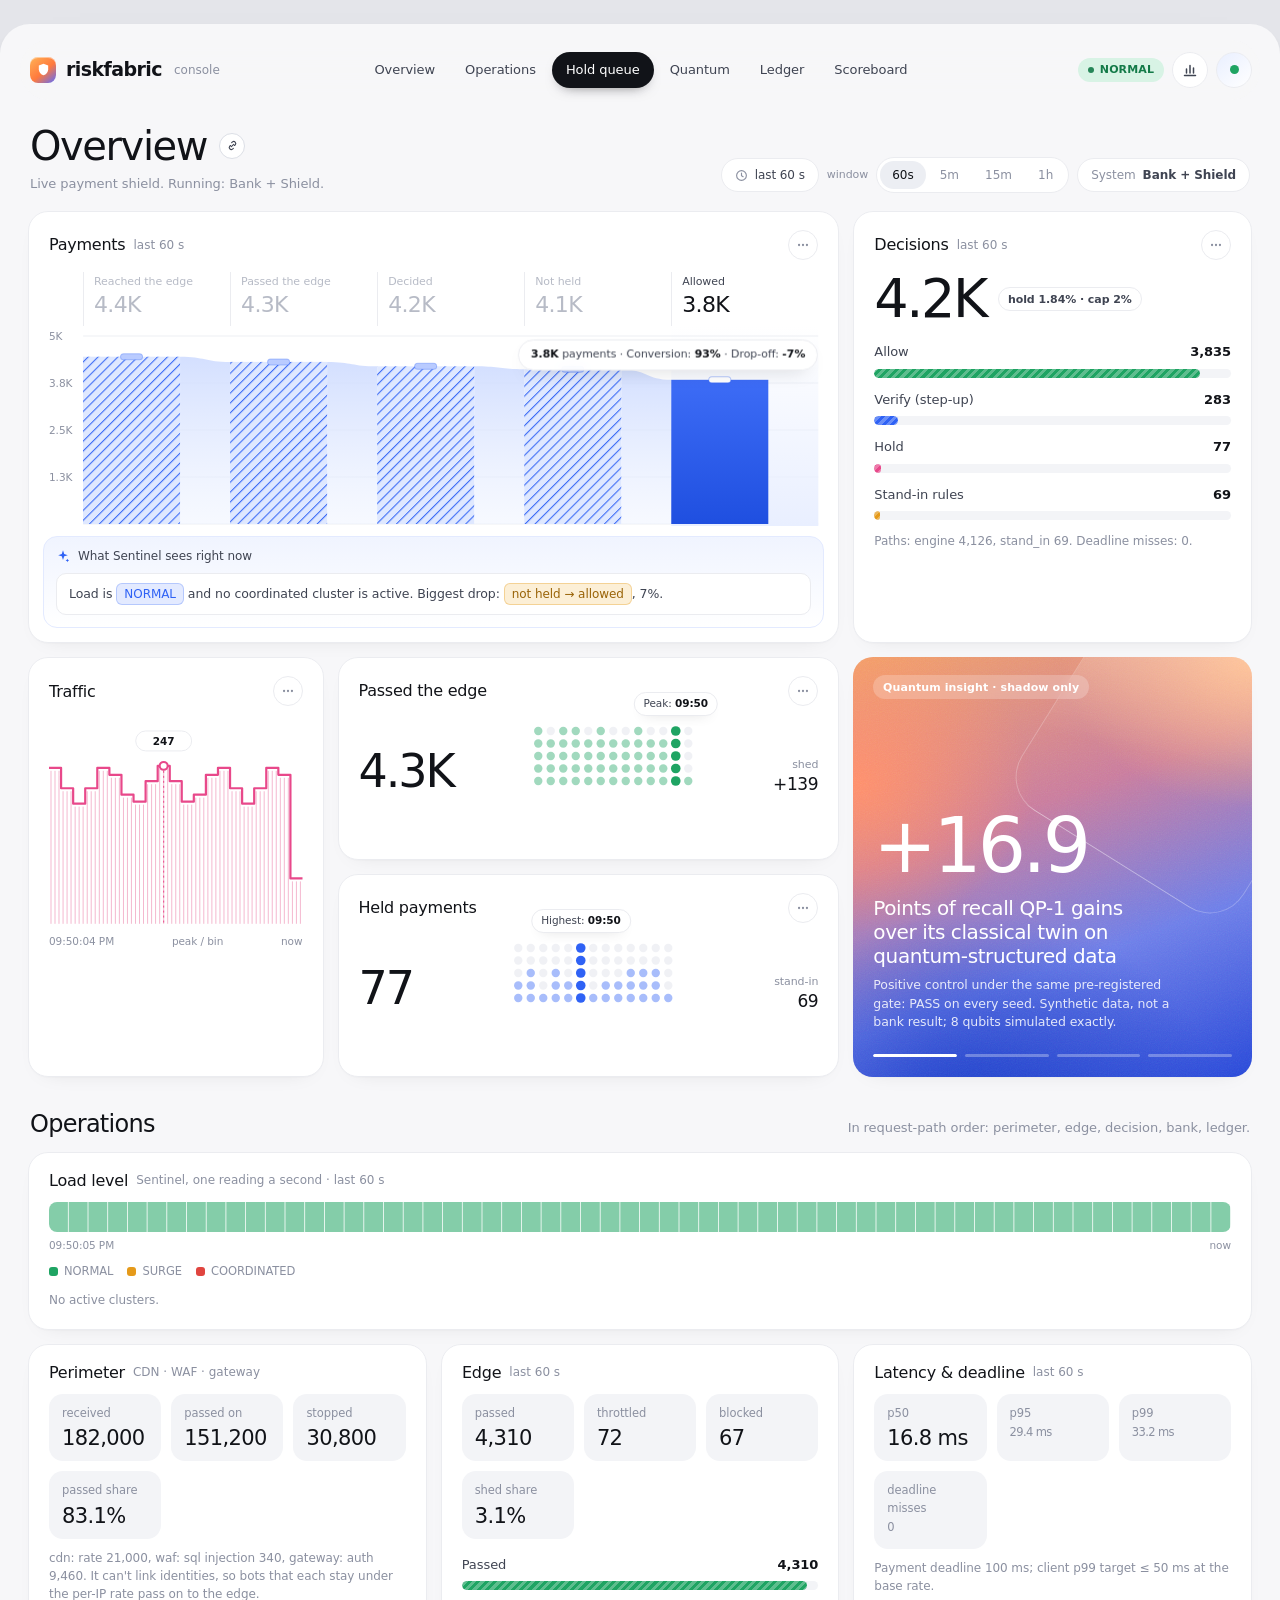
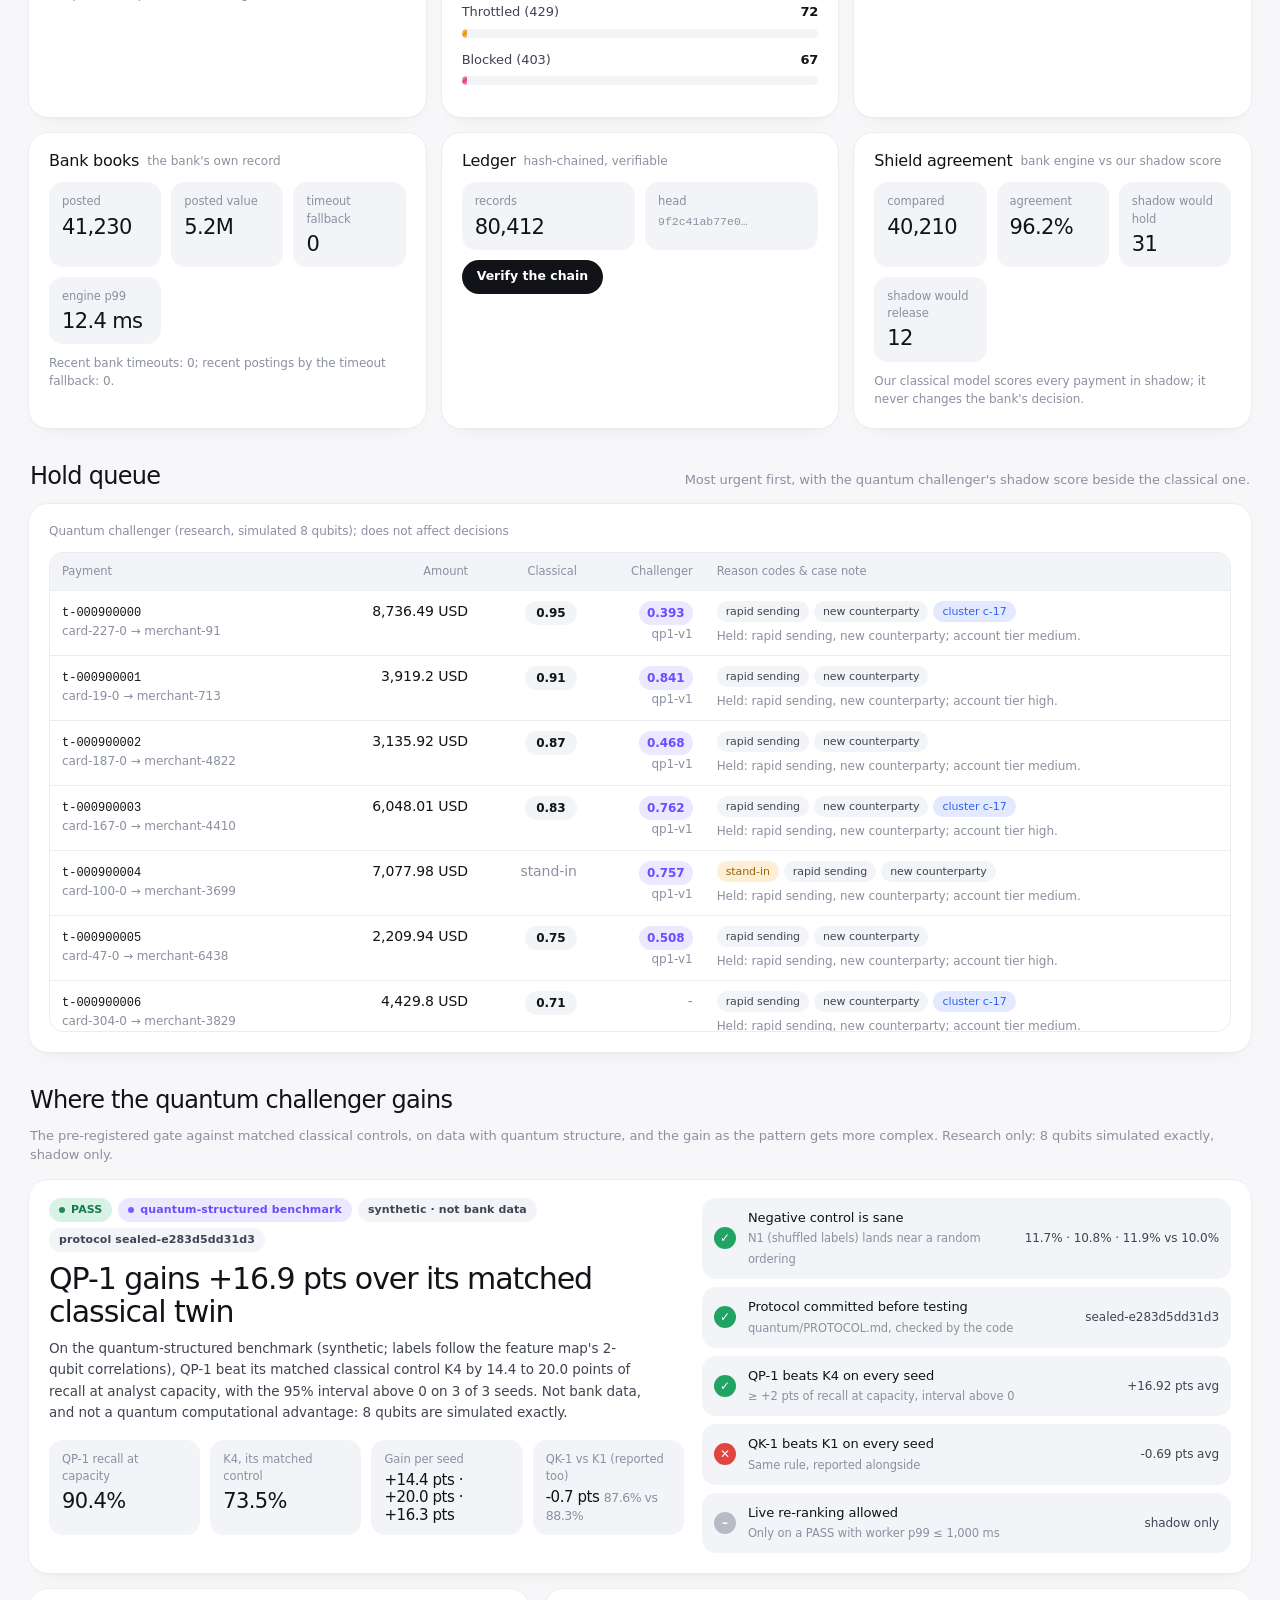
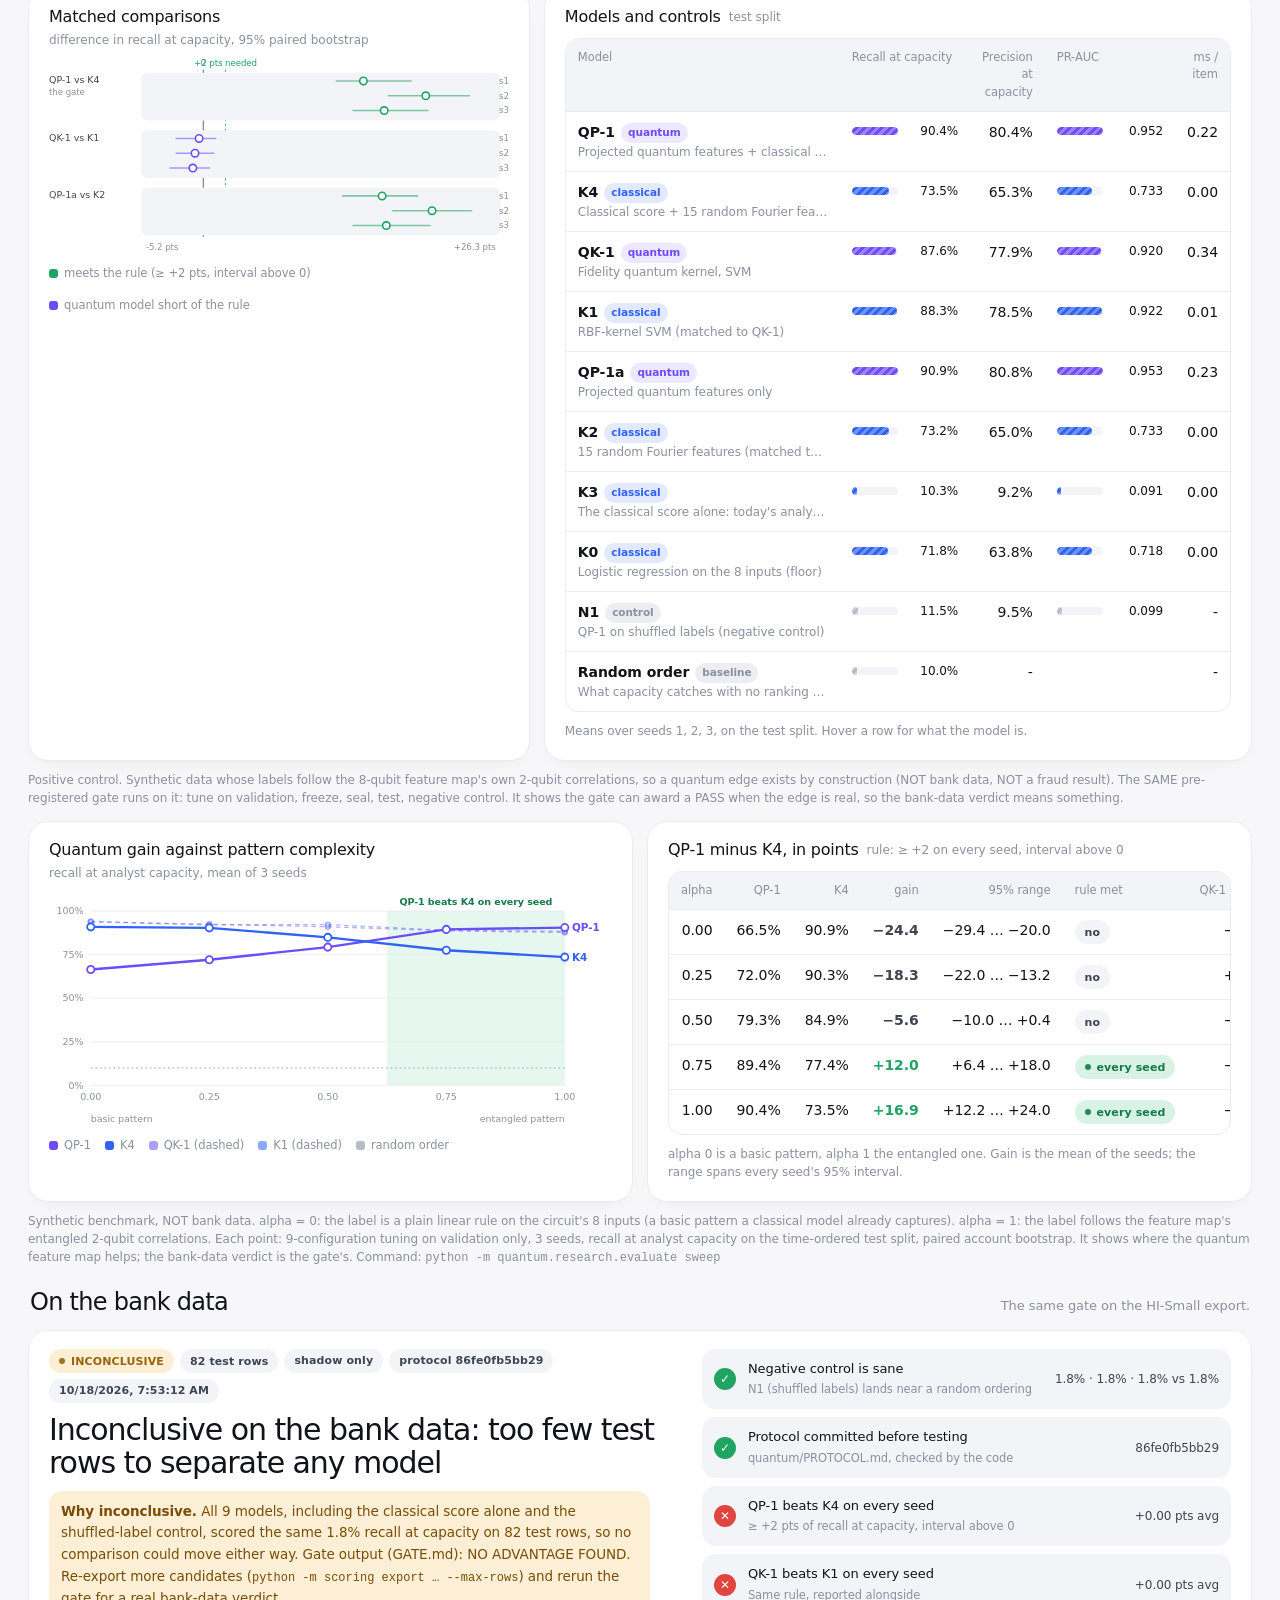
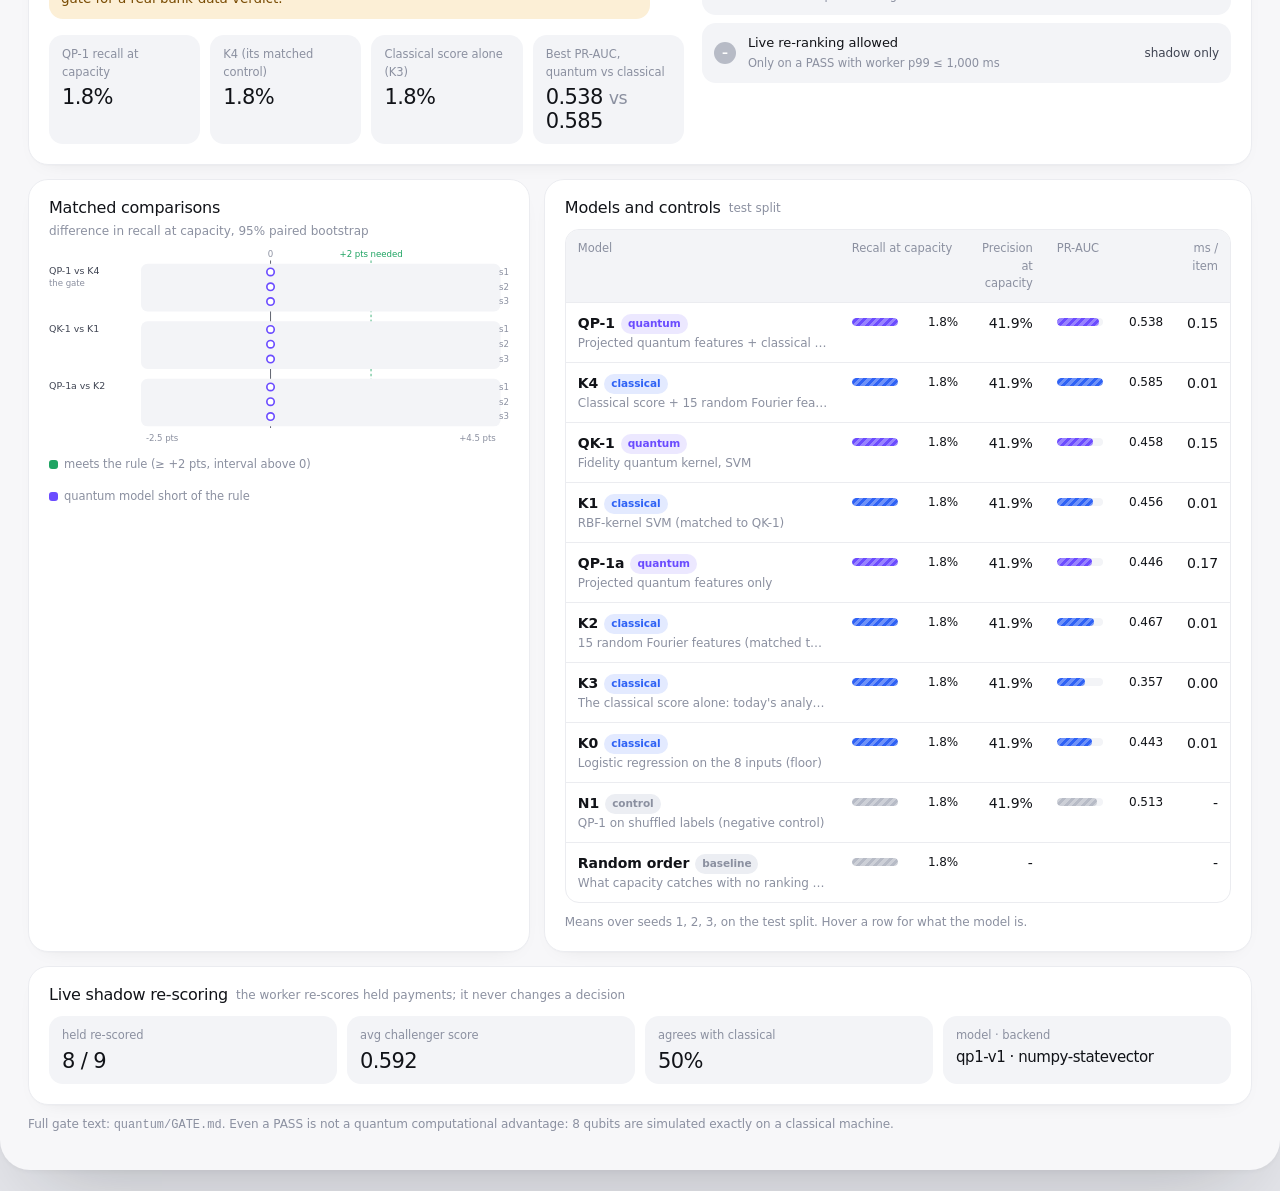
<file: console/demo.html>
<!doctype html>
<html lang="en">
<head>
<meta charset="utf-8">
<meta name="viewport" content="width=device-width, initial-scale=1">
<title>RiskFabric Console (demo)</title>
<style>/* RiskFabric console + scoreboard. Plain CSS, no frameworks, no external fonts.
   Soft analytics theme: a grey canvas holding one off-white app frame, white cards with a hairline border and a
   whisper of shadow, a black pill for the active nav item, light display numerals, hatched blue bars, dot matrices,
   and one warm-to-cool gradient "insight" card that carries the quantum challenger. Locked light.
   Shape rule: cards use the large radius, inner surfaces a smaller one, every control and tag is a pill. */
:root {
  --canvas: #e4e5ea; --frame: #f7f7f9; --card: #ffffff; --soft: #f3f4f7; --soft-2: #eceef3;
  --line: #ebecf0; --line-2: #dcdfe6;
  --ink: #111318; --ink-2: #3f4452; --muted: #8b90a0; --faint: #b7bbc6;
  --blue: #2f62f5; --blue-2: #5b86ff; --blue-soft: #e3eaff; --blue-ghost: #f0f4ff;
  --green: #1fa463; --green-soft: #d8f3e5; --pink: #e8488a; --pink-soft: #fbe1ec;
  --amber: #e59a1a; --amber-soft: #fcefd6; --red: #e0453f; --red-soft: #fde3e2;
  --violet: #6b4cff; --violet-soft: #ece8ff;
  --ok: var(--green); --warn: var(--amber); --bad: var(--red);
  --normal: var(--green); --surge: var(--amber); --coord: var(--red);
  --sans: "Inter", "SF Pro Display", "Segoe UI Variable", -apple-system, BlinkMacSystemFont, "Segoe UI", Roboto, system-ui, sans-serif;
  --mono: ui-monospace, "SF Mono", SFMono-Regular, "JetBrains Mono", Menlo, Consolas, monospace;
  --r-frame: 30px; --r-card: 20px; --r-md: 14px; --r-sm: 10px;
  --shadow: 0 1px 1px rgba(17, 19, 24, .02), 0 8px 24px -18px rgba(17, 19, 24, .18);
  --shadow-frame: 0 2px 4px rgba(17, 19, 24, .03), 0 40px 80px -40px rgba(17, 19, 24, .25);
  --ease: cubic-bezier(.32, .72, 0, 1);
}
* { box-sizing: border-box; }
html { -webkit-text-size-adjust: 100%; scroll-behavior: smooth; scroll-padding-top: 96px; }
body { margin: 0; background: var(--canvas); color: var(--ink); font: 14px/1.5 var(--sans); letter-spacing: -.005em;
  -webkit-font-smoothing: antialiased; min-height: 100dvh; }
a { color: inherit; }
.mono { font-family: var(--mono); font-size: 12px; letter-spacing: 0; }
.muted { color: var(--muted); }
[hidden] { display: none !important; }

/* ---------- app frame ---------- */
.frame { max-width: 1440px; margin: 24px auto; background: var(--frame); border-radius: var(--r-frame);
  box-shadow: var(--shadow-frame); padding: 22px 28px 36px; min-height: calc(100dvh - 48px); }

/* ---------- top bar: logo, pill nav, status ---------- */
.top { position: sticky; top: 12px; z-index: 30; display: grid; grid-template-columns: 1fr auto 1fr; align-items: center;
  gap: 16px; padding: 8px 8px 8px 10px; margin: -6px -8px 0; border-radius: 999px;
  background: color-mix(in srgb, var(--frame) 86%, transparent); backdrop-filter: blur(14px); -webkit-backdrop-filter: blur(14px); }
.logo { display: inline-flex; align-items: center; gap: 10px; text-decoration: none; font: 600 19px/1 var(--sans); letter-spacing: -.03em; }
.logo-mark { width: 26px; height: 26px; border-radius: 8px; display: grid; place-items: center;
  background: linear-gradient(140deg, #ffb357, #ff7a3d 55%, #5b6cff); box-shadow: inset 0 1px 0 rgba(255, 255, 255, .45); }
.logo-mark svg { width: 15px; height: 15px; }
.logo small { font: 500 12px/1 var(--sans); color: var(--muted); letter-spacing: 0; margin-left: 2px; }
.nav { display: flex; gap: 2px; padding: 4px; border-radius: 999px; }
.nav a { text-decoration: none; color: var(--ink-2); font-weight: 500; font-size: 13px; padding: 8px 14px; border-radius: 999px;
  transition: background .3s var(--ease), color .3s var(--ease); white-space: nowrap; }
.nav a:hover { background: var(--soft-2); }
.nav a.is-active { background: var(--ink); color: #fff; box-shadow: 0 6px 14px -8px rgba(0, 0, 0, .6); }
.top-right { display: flex; justify-content: flex-end; align-items: center; gap: 8px; }
.icon-btn { width: 36px; height: 36px; border-radius: 50%; display: grid; place-items: center; border: 1px solid var(--line);
  background: var(--card); color: var(--ink-2); text-decoration: none; transition: border-color .25s var(--ease); }
.icon-btn:hover { border-color: var(--line-2); }
.icon-btn svg { width: 16px; height: 16px; }
.live { position: relative; width: 36px; height: 36px; border-radius: 50%; display: grid; place-items: center;
  background: linear-gradient(140deg, #e9efff, #fff); border: 1px solid var(--line); }
.live::after { content: ""; width: 9px; height: 9px; border-radius: 50%; background: var(--green); animation: pulse 2.4s infinite; }
@keyframes pulse { 0% { box-shadow: 0 0 0 0 color-mix(in srgb, var(--green) 55%, transparent); }
  70% { box-shadow: 0 0 0 8px transparent; } 100% { box-shadow: 0 0 0 0 transparent; } }

/* ---------- page head ---------- */
.head { display: flex; flex-wrap: wrap; align-items: flex-end; justify-content: space-between; gap: 14px; margin: 26px 2px 18px; }
.head h1 { display: flex; align-items: center; gap: 12px; margin: 0; font: 500 40px/1 var(--sans); letter-spacing: -.035em; }
.head h1 .chip-ico { width: 26px; height: 26px; border-radius: 50%; border: 1px solid var(--line-2); display: grid; place-items: center; background: var(--card); }
.head h1 .chip-ico svg { width: 13px; height: 13px; color: var(--ink-2); }
.head p { margin: 8px 0 0; color: var(--muted); font-size: 13px; }
.controls { display: flex; flex-wrap: wrap; align-items: center; gap: 8px; }
.pill { display: inline-flex; align-items: center; gap: 7px; height: 34px; padding: 0 13px; border-radius: 999px;
  background: var(--card); border: 1px solid var(--line); font: 500 12px/1 var(--sans); color: var(--ink-2); white-space: nowrap; text-decoration: none; }
.pill svg { width: 13px; height: 13px; color: var(--muted); }
.pill .k { color: var(--muted); }
a.pill:hover, button.pill:hover { border-color: var(--line-2); }
.between { color: var(--muted); font-size: 11px; }
.seg { display: inline-flex; padding: 3px; gap: 2px; border-radius: 999px; background: var(--card); border: 1px solid var(--line); }
.seg button { height: 28px; padding: 0 12px; border: 0; border-radius: 999px; background: transparent; color: var(--muted);
  font: 500 12px/1 var(--sans); cursor: pointer; transition: background .3s var(--ease), color .3s var(--ease); }
.seg button:hover { color: var(--ink); }
.seg button.is-active { background: var(--soft-2); color: var(--ink); }

/* status tags */
.tag { display: inline-flex; align-items: center; gap: 6px; height: 24px; padding: 0 10px; border-radius: 999px;
  font: 600 11px/1 var(--sans); letter-spacing: .01em; white-space: nowrap; background: var(--soft); color: var(--ink-2); }
.tag::before { content: ""; width: 6px; height: 6px; border-radius: 50%; background: currentColor; opacity: .9; }
.tag.plain::before { display: none; }
.tag.ok, .lvl-NORMAL { background: var(--green-soft); color: #137a48; }
.tag.warn, .lvl-SURGE { background: var(--amber-soft); color: #9a6408; }
.tag.bad, .lvl-COORDINATED { background: var(--red-soft); color: #b42d28; }
.tag.blue { background: var(--blue-soft); color: var(--blue); }
.tag.violet { background: var(--violet-soft); color: var(--violet); }

/* ---------- cards and bento ---------- */
.bento { display: grid; gap: 14px; grid-template-columns: repeat(12, minmax(0, 1fr)); }
.card { position: relative; min-width: 0; background: var(--card); border: 1px solid var(--line); border-radius: var(--r-card);
  padding: 18px 20px 20px; box-shadow: var(--shadow); }
.card-h { display: flex; align-items: center; justify-content: space-between; gap: 10px; margin: 0 0 12px; }
.card-h h2 { margin: 0; font: 500 16px/1.2 var(--sans); letter-spacing: -.015em; display: flex; align-items: center; gap: 8px; flex-wrap: wrap; }
.card-h h2 small { font: 400 12px/1 var(--sans); color: var(--muted); letter-spacing: 0; }
.more { flex: none; width: 30px; height: 30px; border-radius: 50%; border: 1px solid var(--line); display: grid; place-items: center;
  color: var(--muted); text-decoration: none; background: var(--card); transition: border-color .25s var(--ease), color .25s var(--ease); }
.more:hover { border-color: var(--line-2); color: var(--ink); }
.more svg { width: 14px; height: 14px; }
.s-12 { grid-column: span 12; } .s-8 { grid-column: span 8; } .s-7 { grid-column: span 7; } .s-6 { grid-column: span 6; }
.s-5 { grid-column: span 5; } .s-4 { grid-column: span 4; } .s-3 { grid-column: span 3; }
.r-2 { grid-row: span 2; }
.section-h { display: flex; align-items: baseline; justify-content: space-between; gap: 12px; margin: 34px 2px 14px; flex-wrap: wrap; }
.section-h h2 { margin: 0; font: 500 24px/1.1 var(--sans); letter-spacing: -.03em; }
.section-h p { margin: 0; color: var(--muted); font-size: 13px; }

@media (prefers-reduced-motion: no-preference) {
  .bento > .card { animation: rise .7s var(--ease) both; }
  .bento > .card:nth-child(2) { animation-delay: .05s; } .bento > .card:nth-child(3) { animation-delay: .1s; }
  .bento > .card:nth-child(4) { animation-delay: .15s; } .bento > .card:nth-child(5) { animation-delay: .2s; }
  .bento > .card:nth-child(n+6) { animation-delay: .25s; }
}
@keyframes rise { from { opacity: 0; transform: translateY(12px); } to { opacity: 1; transform: none; } }

/* big numbers */
.big { font: 400 46px/1 var(--sans); letter-spacing: -.045em; font-variant-numeric: tabular-nums; }
.big.xl { font-size: 54px; }
.big-row { display: flex; align-items: center; gap: 12px; flex-wrap: wrap; }
.delta { display: inline-flex; align-items: center; gap: 4px; height: 24px; padding: 0 9px; border-radius: 999px;
  border: 1px solid var(--line); font: 600 11px/1 var(--sans); color: var(--ink-2); background: var(--card); }
.delta.up::before { content: ""; border: 4px solid transparent; border-bottom: 5px solid var(--green); margin-top: -4px; }
.delta.down::before { content: ""; border: 4px solid transparent; border-top: 5px solid var(--red); margin-top: 4px; }
.vs { text-align: right; font-size: 11px; color: var(--muted); }
.vs b { display: block; font: 500 17px/1.2 var(--sans); color: var(--ink); letter-spacing: -.02em; font-variant-numeric: tabular-nums; }

/* ---------- funnel (hatched bars) ---------- */
.funnel { position: relative; }
.funnel-cols { display: grid; grid-template-columns: 34px repeat(5, minmax(0, 1fr)); }
.funnel-cols .fc { padding: 2px 10px 8px; border-left: 1px solid var(--line); min-width: 0; cursor: default; }
.funnel-cols .fc span { display: block; font-size: 11px; color: var(--faint); white-space: nowrap; overflow: hidden; text-overflow: ellipsis; }
.funnel-cols .fc b { display: block; font: 400 22px/1.25 var(--sans); letter-spacing: -.03em; color: var(--faint); font-variant-numeric: tabular-nums; }
.funnel-cols .fc.on span { color: var(--ink-2); } .funnel-cols .fc.on b { color: var(--ink); }
.funnel svg { display: block; width: 100%; height: 200px; overflow: visible; }
.funnel .tip { position: absolute; transform: translate(-50%, -100%); pointer-events: none; white-space: nowrap;
  background: color-mix(in srgb, #fff 88%, transparent); backdrop-filter: blur(8px); -webkit-backdrop-filter: blur(8px);
  border: 1px solid var(--line); border-radius: 999px; padding: 6px 12px; font-size: 11px; color: var(--ink-2);
  box-shadow: 0 8px 20px -12px rgba(17, 19, 24, .35); transition: left .35s var(--ease), top .35s var(--ease); }
.funnel .tip b { color: var(--ink); font-weight: 600; }
.ask { margin: 10px -6px -6px; border-radius: var(--r-md); padding: 10px 12px 12px;
  background: linear-gradient(180deg, var(--blue-ghost), #fff); border: 1px solid var(--blue-soft); }
.ask .ask-h { display: flex; align-items: center; gap: 8px; color: var(--ink-2); font-size: 12px; margin-bottom: 8px; }
.ask .ask-h svg { width: 14px; height: 14px; color: var(--blue); }
.ask .ask-body { background: #fff; border: 1px solid var(--line); border-radius: var(--r-sm); padding: 9px 12px; font-size: 12.5px; color: var(--ink-2); min-height: 38px; }
.ask .hl { display: inline-block; padding: 1px 7px; border-radius: 6px; background: var(--amber-soft); color: #9a6408;
  border: 1px solid color-mix(in srgb, var(--amber) 35%, transparent); font-size: 12px; }
.ask .hl.red { background: var(--red-soft); color: #b42d28; border-color: color-mix(in srgb, var(--red) 30%, transparent); }
.ask .hl.blue { background: var(--blue-soft); color: var(--blue); border-color: color-mix(in srgb, var(--blue) 25%, transparent); }

/* ---------- striped progress rows ---------- */
.meter { margin-top: 16px; }
.meter .row { display: flex; justify-content: space-between; font-size: 13px; color: var(--ink-2); margin-bottom: 7px; }
.meter .row b { font-weight: 600; color: var(--ink); font-variant-numeric: tabular-nums; }
.meter .track { height: 9px; border-radius: 999px; background: var(--soft); overflow: hidden; }
.meter .fill { height: 100%; border-radius: 999px; min-width: 2px; transition: width .8s var(--ease);
  background-image: repeating-linear-gradient(-45deg, rgba(255, 255, 255, .28) 0 3px, transparent 3px 6px); }
.fill.g { background-color: var(--green); } .fill.b { background-color: var(--blue); } .fill.p { background-color: var(--pink); }
.fill.a { background-color: var(--amber); } .fill.v { background-color: var(--violet); } .fill.k { background-color: #9aa0ae; }

/* ---------- dot matrix + stepped line ---------- */
.dots-wrap { display: flex; align-items: flex-end; justify-content: space-between; gap: 14px; }
.dots { position: relative; flex: 1; min-width: 0; display: flex; justify-content: center; }
.dots svg { display: block; max-width: 100%; height: 76px; overflow: visible; }
.peak { position: absolute; top: -26px; transform: translateX(-50%); font-size: 10.5px; color: var(--ink-2); white-space: nowrap;
  background: #fff; border: 1px solid var(--line); border-radius: 999px; padding: 3px 9px; box-shadow: 0 6px 14px -10px rgba(0, 0, 0, .3); }
.peak b { font-weight: 600; color: var(--ink); }
.step svg { display: block; width: 100%; height: 210px; overflow: visible; }
.axis { display: flex; justify-content: space-between; font-size: 10.5px; color: var(--muted); margin-top: 6px; font-variant-numeric: tabular-nums; }

/* ---------- key/value tiles ---------- */
.kv { display: grid; grid-template-columns: repeat(auto-fit, minmax(110px, 1fr)); gap: 10px; }
.kv div { background: var(--soft); border-radius: var(--r-md); padding: 11px 13px; min-width: 0; }
.kv span { display: block; color: var(--muted); font-size: 11.5px; margin-bottom: 4px; }
.kv b { display: block; font: 500 21px/1.15 var(--sans); letter-spacing: -.03em; font-variant-numeric: tabular-nums; overflow-wrap: anywhere; }
.note { color: var(--muted); font-size: 12px; line-height: 1.5; margin: 10px 0 0; }
.m-ok { color: var(--green); } .m-warn { color: var(--amber); } .m-bad { color: var(--red); }
.pass { color: var(--green); font-weight: 600; } .fail { color: var(--red); font-weight: 600; } .na { color: var(--muted); }
.alert { color: var(--red); font-weight: 600; }
.strip svg { display: block; width: 100%; height: 30px; border-radius: 8px; }
.legend { display: flex; gap: 14px; flex-wrap: wrap; font-size: 11.5px; color: var(--muted); margin-top: 10px; }
.legend i { display: inline-block; width: 9px; height: 9px; border-radius: 3px; margin-right: 6px; vertical-align: -1px; }

/* ---------- tables ---------- */
.scroll { overflow: auto; max-height: 480px; border-radius: var(--r-md); border: 1px solid var(--line); }
table { width: 100%; border-collapse: collapse; font-variant-numeric: tabular-nums; }
th, td { text-align: left; padding: 10px 12px; border-bottom: 1px solid var(--line); vertical-align: top; }
tbody tr:last-child td { border-bottom: 0; }
thead th { position: sticky; top: 0; z-index: 1; background: var(--soft); color: var(--muted); font-weight: 500; font-size: 11.5px; }
tbody tr { transition: background .2s var(--ease); }
tbody tr:hover { background: var(--blue-ghost); }
td.num, th.num { text-align: right; }
.chips { display: flex; flex-wrap: wrap; gap: 5px; margin-bottom: 5px; }
.chip { font: 500 11px/1 var(--sans); color: var(--ink-2); background: var(--soft); border-radius: 999px; padding: 5px 9px; }
.chip.c-cluster { color: var(--blue); background: var(--blue-soft); }
.chip.c-standin { color: #9a6408; background: var(--amber-soft); }
.cell-note { color: var(--muted); font-size: 12px; }
.score-pill { display: inline-block; min-width: 52px; text-align: center; padding: 3px 8px; border-radius: 999px; font-weight: 600; font-size: 12px; background: var(--soft); }
.score-pill.q { background: var(--violet-soft); color: var(--violet); }

button.btn { font: 600 12.5px/1 var(--sans); height: 34px; padding: 0 15px; border-radius: 999px; border: 0; background: var(--ink); color: #fff; cursor: pointer;
  transition: transform .15s var(--ease), opacity .2s var(--ease); }
button.btn:hover { opacity: .88; } button.btn:active { transform: scale(.97); }
:focus-visible { outline: 2px solid var(--blue); outline-offset: 2px; }

/* ---------- insight card (quantum) ---------- */
.insight { position: relative; overflow: hidden; color: #fff; border: 0; padding: 0; display: flex; flex-direction: column; min-height: 420px;
  background:
    radial-gradient(80% 60% at 100% 0%, #ffb27a 0%, rgba(255, 178, 122, 0) 60%),
    radial-gradient(70% 55% at 0% 30%, #ff8f6b 0%, rgba(255, 143, 107, 0) 65%),
    radial-gradient(90% 70% at 30% 110%, #1d3fc9 0%, rgba(29, 63, 201, 0) 70%),
    linear-gradient(160deg, #f2a066 0%, #c97c9d 38%, #6d7ee8 68%, #2848d8 100%); }
.insight::before { content: ""; position: absolute; inset: 0; pointer-events: none; opacity: .32; mix-blend-mode: soft-light;
  background-image: url("data:image/svg+xml,%3Csvg xmlns='http://www.w3.org/2000/svg' width='160' height='160'%3E%3Cfilter id='n'%3E%3CfeTurbulence type='fractalNoise' baseFrequency='.9' numOctaves='2' stitchTiles='stitch'/%3E%3C/filter%3E%3Crect width='100%25' height='100%25' filter='url(%23n)'/%3E%3C/svg%3E"); }
.insight::after { content: ""; position: absolute; right: -60px; top: -40px; width: 260px; height: 260px; pointer-events: none; border-radius: 40px;
  transform: rotate(32deg); background: linear-gradient(160deg, rgba(255, 255, 255, .55), rgba(255, 255, 255, 0) 55%);
  border: 1px solid rgba(255, 255, 255, .35); opacity: .7; }
.insight .in { position: relative; z-index: 1; display: flex; flex-direction: column; flex: 1; padding: 18px 20px 20px; }
.insight .tag { background: rgba(255, 255, 255, .22); color: #fff; backdrop-filter: blur(6px); align-self: flex-start; }
.insight .tag::before { display: none; }
.insight .slide { margin-top: auto; }
.insight .ins-big { font: 300 76px/1 var(--sans); letter-spacing: -.05em; font-variant-numeric: tabular-nums; }
.insight h3 { margin: 12px 0 8px; font: 500 20px/1.2 var(--sans); letter-spacing: -.02em; max-width: 22ch; }
.insight p { margin: 0; font-size: 12.5px; opacity: .85; max-width: 40ch; }
.insight .bars { display: flex; gap: 8px; margin-top: 22px; }
.insight .bars button { flex: 1; height: 3px; padding: 0; border: 0; border-radius: 3px; background: rgba(255, 255, 255, .3); cursor: pointer; position: relative; overflow: hidden; }
.insight .bars button i { position: absolute; inset: 0; width: 0; background: #fff; border-radius: 3px; }
.insight .bars button.done i { width: 100%; }
.insight .bars button.run i { animation: fillbar var(--slide-ms, 6000ms) linear forwards; }
@keyframes fillbar { to { width: 100%; } }
@media (prefers-reduced-motion: no-preference) { .insight .slide { animation: fade .6s var(--ease) both; } }
@keyframes fade { from { opacity: 0; transform: translateY(8px); } to { opacity: 1; transform: none; } }

/* ---------- quantum results section ---------- */
.q-hero { display: grid; grid-template-columns: minmax(0, 1.2fr) minmax(0, 1fr); gap: 18px; align-items: stretch; }
.q-verdict { font: 500 30px/1.1 var(--sans); letter-spacing: -.035em; margin: 10px 0 10px; }
.q-statement { color: var(--ink-2); font-size: 13.5px; line-height: 1.6; margin: 0; max-width: 70ch; }
.q-tags { display: flex; gap: 6px; flex-wrap: wrap; }
.checks { display: grid; gap: 8px; align-content: start; }
.check { display: grid; grid-template-columns: 24px 1fr auto; gap: 10px; align-items: center; padding: 10px 12px; border-radius: var(--r-md); background: var(--soft); }
.check .ico { width: 22px; height: 22px; border-radius: 50%; display: grid; place-items: center; font-size: 12px; font-weight: 700; color: #fff; background: var(--faint); }
.check.ok .ico { background: var(--green); } .check.no .ico { background: var(--red); } .check.wait .ico, .check.off .ico { background: var(--faint); }
.check b { font-weight: 500; font-size: 13px; display: block; } .check span { font-size: 11.5px; color: var(--muted); }
.check em { font-style: normal; font-size: 12px; color: var(--ink-2); font-variant-numeric: tabular-nums; text-align: right; }
.q-grid { display: grid; grid-template-columns: minmax(0, 1fr) minmax(0, 1fr); gap: 14px; margin-top: 14px; }
.forest svg { display: block; width: 100%; overflow: visible; }
.forest text { font: 400 10.5px var(--sans); fill: var(--muted); }
.forest text.lbl { fill: var(--ink-2); font-size: 11.5px; font-weight: 500; }
.lb { max-height: none; }
.lb td:first-child { min-width: 200px; }
.lb td:first-child .cell-note { white-space: nowrap; overflow: hidden; text-overflow: ellipsis; max-width: 250px; }
.lb td.bar-cell { width: 26%; min-width: 130px; }
.hbar { display: flex; align-items: center; gap: 8px; }
.hbar .t { flex: 1; height: 8px; border-radius: 999px; background: var(--soft); overflow: hidden; }
.hbar .f { height: 100%; border-radius: 999px; background-image: repeating-linear-gradient(-45deg, rgba(255, 255, 255, .3) 0 3px, transparent 3px 6px); }
.hbar .f.q { background-color: var(--violet); } .hbar .f.c { background-color: var(--blue); } .hbar .f.n { background-color: var(--faint); }
.hbar em { font-style: normal; min-width: 52px; text-align: right; font-size: 12px; }
.kind { display: inline-block; font-size: 10.5px; font-weight: 600; padding: 2px 7px; border-radius: 999px; margin-left: 6px; vertical-align: 1px; }
.kind.q { background: var(--violet-soft); color: var(--violet); } .kind.c { background: var(--blue-soft); color: var(--blue); }
.kind.n { background: var(--soft-2); color: var(--muted); }
.steps { counter-reset: s; display: grid; gap: 8px; margin: 0; padding: 0; list-style: none; }
.steps li { counter-increment: s; display: grid; grid-template-columns: 26px 1fr; gap: 10px; align-items: start; padding: 10px 12px; border-radius: var(--r-md); background: var(--soft); font-size: 12.5px; }
.steps li::before { content: counter(s); width: 22px; height: 22px; border-radius: 50%; display: grid; place-items: center; background: #fff; border: 1px solid var(--line-2); font-size: 11px; font-weight: 600; }
.steps code { font-family: var(--mono); font-size: 11.5px; color: var(--ink-2); background: #fff; border-radius: 6px; padding: 2px 6px; border: 1px solid var(--line); }

/* ---------- scoreboard ---------- */
.tabs { display: inline-flex; gap: 2px; padding: 4px; border-radius: 999px; background: var(--card); border: 1px solid var(--line); flex-wrap: wrap; }
[role=tab] { height: 30px; padding: 0 14px; border: 0; border-radius: 999px; background: transparent; color: var(--ink-2); font: 500 12.5px/1 var(--sans); cursor: pointer; transition: background .3s var(--ease), color .3s var(--ease); }
[role=tab]:hover { background: var(--soft); }
[role=tab][aria-selected=true] { background: var(--ink); color: #fff; }
.cards { display: grid; gap: 14px; grid-template-columns: repeat(auto-fit, minmax(220px, 1fr)); }
.sc-card h3 { margin: 0 0 10px; font: 500 14px/1.2 var(--sans); }
.sc-card .ours-v { font: 400 34px/1 var(--sans); letter-spacing: -.04em; font-variant-numeric: tabular-nums; margin-bottom: 10px; }
.sc-card .rows { display: grid; grid-template-columns: 1fr auto; gap: 3px 10px; font-size: 12px; color: var(--muted); }
.sc-card .rows b { color: var(--ink-2); font-weight: 500; text-align: right; font-variant-numeric: tabular-nums; }
.sc-card .d { margin-top: 10px; }
.group-row td { background: var(--soft); font-weight: 600; font-size: 11.5px; color: var(--ink-2); }
.range { display: block; color: var(--muted); font-size: 11px; }
.empty { padding: 56px 24px; text-align: center; color: var(--muted); border: 1px dashed var(--line-2); border-radius: var(--r-card); background: var(--card); }
footer { margin-top: 24px; color: var(--muted); font-size: 12px; }

/* ---------- responsive ---------- */
@media (max-width: 1180px) {
  .s-8, .s-7, .s-6, .s-5, .s-4, .s-3 { grid-column: span 6; } .r-2 { grid-row: auto; }
  .bento > .s-8.funnel-card { grid-column: span 12; }
  .q-hero, .q-grid { grid-template-columns: 1fr; }
  .top { grid-template-columns: auto 1fr auto; } .nav { justify-self: center; overflow-x: auto; max-width: 100%; }
}
@media (max-width: 760px) {
  .frame { margin: 0; border-radius: 0; padding: 14px 16px 32px; }
  .s-8, .s-7, .s-6, .s-5, .s-4, .s-3, .bento > .s-8.funnel-card { grid-column: span 12; }
  .top { grid-template-columns: minmax(0, 1fr) auto; position: static; margin: 0; padding: 0; background: none; backdrop-filter: none; }
  .top > * { min-width: 0; }
  .top-right .tag { white-space: normal; height: auto; padding: 4px 10px; line-height: 1.3; }
  .nav { grid-column: 1 / -1; grid-row: 2; justify-self: stretch; overflow-x: auto; background: var(--card); border: 1px solid var(--line); }
  .head h1 { font-size: 32px; } .big { font-size: 38px; } .big.xl { font-size: 44px; } .insight .ins-big { font-size: 60px; }
  .funnel-cols .fc b { font-size: 16px; } .funnel-cols .fc span { font-size: 10px; } .funnel-cols .fc { padding: 2px 6px 8px; }
  .insight { min-height: 360px; }
  .dots-wrap { padding-top: 26px; }
}
@media (prefers-reduced-motion: reduce) { .live::after { animation: none; } .insight .bars button.run i { animation: none; width: 100%; } }
</style>
</head>
<body>
<svg width="0" height="0" style="position:absolute" aria-hidden="true">
  <symbol id="i-more" viewBox="0 0 16 16"><circle cx="3.5" cy="8" r="1.3" fill="currentColor"/><circle cx="8" cy="8" r="1.3" fill="currentColor"/><circle cx="12.5" cy="8" r="1.3" fill="currentColor"/></symbol>
  <symbol id="i-link" viewBox="0 0 16 16"><path d="M6.5 9.5l3-3M7 4.5l1-1a2.5 2.5 0 013.5 3.5l-1 1M9 11.5l-1 1A2.5 2.5 0 014.5 9l1-1" fill="none" stroke="currentColor" stroke-width="1.4" stroke-linecap="round"/></symbol>
  <symbol id="i-clock" viewBox="0 0 16 16"><circle cx="8" cy="8" r="6" fill="none" stroke="currentColor" stroke-width="1.4"/><path d="M8 5v3.2l2 1.3" fill="none" stroke="currentColor" stroke-width="1.4" stroke-linecap="round"/></symbol>
  <symbol id="i-spark" viewBox="0 0 16 16"><path d="M8 1.5l1.4 4.1 4.1 1.4-4.1 1.4L8 12.5 6.6 8.4 2.5 7l4.1-1.4zM13 11l.6 1.4 1.4.6-1.4.6L13 15l-.6-1.4L11 13l1.4-.6z" fill="currentColor"/></symbol>
  <symbol id="i-board" viewBox="0 0 16 16"><path d="M2.5 13.5h11M4.5 11V7M8 11V3.5M11.5 11V6" fill="none" stroke="currentColor" stroke-width="1.5" stroke-linecap="round"/></symbol>
  <symbol id="i-shield" viewBox="0 0 16 16"><path d="M8 1.8l5 1.9v4c0 3.1-2.1 5.5-5 6.5-2.9-1-5-3.4-5-6.5v-4z" fill="#fff"/></symbol>
</svg>

<div class="frame">
  <header class="top" role="banner">
    <a class="logo" href="#overview" aria-label="RiskFabric console home"><span class="logo-mark"><svg><use href="#i-shield"/></svg></span>riskfabric<small>console</small></a>
    <nav class="nav" id="nav" aria-label="Sections">
      <a href="#overview" class="is-active">Overview</a>
      <a href="#operations">Operations</a>
      <a href="#holds-sec">Hold queue</a>
      <a href="#quantum">Quantum</a>
      <a href="#ledger-card">Ledger</a>
      <a href="#quantum">Scoreboard</a>
    </nav>
    <div class="top-right">
      <span id="level" class="tag lvl-NORMAL" title="Sentinel load level">NORMAL</span>
      <a class="icon-btn" href="#quantum" title="Scoreboard" aria-label="Scoreboard"><svg><use href="#i-board"/></svg></a>
      <span class="live" title="Live: panels refresh every second" aria-label="live"></span>
    </div>
  </header>

  <section class="head" id="overview" aria-labelledby="h-over">
    <div>
      <h1 id="h-over">Overview <span class="chip-ico" title="Read-only: the console never changes a decision"><svg><use href="#i-link"/></svg></span></h1>
      <p>Live payment shield. <span id="sys-line">System not set</span>.</p>
    </div>
    <div class="controls">
      <span class="pill"><svg><use href="#i-clock"/></svg><span class="win">last 60 s</span></span>
      <span class="between">window</span>
      <div class="seg" id="window-seg" role="group" aria-label="Time window">
        <button type="button" data-win="60" class="is-active">60s</button>
        <button type="button" data-win="300">5m</button>
        <button type="button" data-win="900">15m</button>
        <button type="button" data-win="3600">1h</button>
      </div>
      <span class="pill"><span class="k">System</span> <b id="system">not set</b></span>
    </div>
  </section>

  <div class="bento">
    <!-- the payment funnel: edge in, edge out, decided, not held, allowed -->
    <section class="card s-8 funnel-card" aria-labelledby="h-funnel">
      <div class="card-h"><h2 id="h-funnel">Payments <small class="win">last 60 s</small></h2><a class="more" href="#operations" aria-label="Edge and decision details"><svg><use href="#i-more"/></svg></a></div>
      <div class="funnel" id="funnel">
        <div class="funnel-cols" id="funnel-cols"></div>
        <svg id="funnel-svg" viewBox="0 0 700 200" preserveAspectRatio="none" role="img" aria-label="Payment funnel"></svg>
        <div class="tip" id="funnel-tip" hidden></div>
      </div>
      <div class="ask" aria-live="polite">
        <div class="ask-h"><svg><use href="#i-spark"/></svg>What Sentinel sees right now</div>
        <div class="ask-body" id="sentinel-line">Waiting for the first Sentinel reading…</div>
      </div>
    </section>

    <!-- decisions: big total and striped split -->
    <section class="card s-4" aria-labelledby="h-dec">
      <div class="card-h"><h2 id="h-dec">Decisions <small class="win">last 60 s</small></h2><a class="more" href="#latency-card" aria-label="Latency details"><svg><use href="#i-more"/></svg></a></div>
      <div class="big-row"><span class="big xl" id="dec-total">-</span><span class="delta" id="dec-hold-rate" title="Hold rate over the last 60 s against the cap">-</span></div>
      <div class="meter" id="dec-meter"></div>
      <p class="note" id="dec-paths"></p>
    </section>

    <!-- edge traffic over time: stepped line with hatch -->
    <section class="card s-3 r-2" aria-labelledby="h-traffic">
      <div class="card-h"><h2 id="h-traffic">Traffic</h2><a class="more" href="#edge-card" aria-label="Edge details"><svg><use href="#i-more"/></svg></a></div>
      <div class="step" id="traffic-step"></div>
      <div class="axis" id="traffic-axis"></div>
    </section>

    <!-- passed at the edge: dot matrix -->
    <section class="card s-5" aria-labelledby="h-edge">
      <div class="card-h"><h2 id="h-edge">Passed the edge</h2><a class="more" href="#edge-card" aria-label="Edge details"><svg><use href="#i-more"/></svg></a></div>
      <div class="dots-wrap">
        <span class="big" id="edge-passed">-</span>
        <div class="dots" id="edge-dots"></div>
        <div class="vs">shed<b id="edge-shed">-</b></div>
      </div>
    </section>

    <!-- the quantum challenger, as the insight card -->
    <section class="card s-4 r-2 insight" aria-labelledby="h-insight" id="insight">
      <div class="in">
        <span class="tag" id="h-insight">Quantum insight · shadow only</span>
        <div class="slide" id="insight-slide"><div class="ins-big">-</div><h3>Loading the quantum challenger…</h3><p></p></div>
        <div class="bars" id="insight-bars" role="tablist" aria-label="Quantum insights"></div>
      </div>
    </section>

    <!-- held payments: dot matrix -->
    <section class="card s-5" aria-labelledby="h-held">
      <div class="card-h"><h2 id="h-held">Held payments</h2><a class="more" href="#holds-sec" aria-label="Hold queue"><svg><use href="#i-more"/></svg></a></div>
      <div class="dots-wrap">
        <span class="big" id="held-count">-</span>
        <div class="dots" id="held-dots"></div>
        <div class="vs">stand-in<b id="held-standin">-</b></div>
      </div>
    </section>
  </div>

  <div class="section-h" id="operations"><h2>Operations</h2><p>In request-path order: perimeter, edge, decision, bank, ledger.</p></div>
  <div class="bento">
    <section class="card s-12" aria-labelledby="h-load">
      <div class="card-h"><h2 id="h-load">Load level <small>Sentinel, one reading a second · <span class="win">last 60 s</span></small></h2></div>
      <div class="strip" id="load-chart"></div>
      <div class="axis" id="load-axis"></div>
      <div class="legend"><span><i style="background:var(--normal)"></i>NORMAL</span><span><i style="background:var(--surge)"></i>SURGE</span><span><i style="background:var(--coord)"></i>COORDINATED</span></div>
      <p class="note" id="clusters"></p>
    </section>

    <section class="card s-4" aria-labelledby="h-perim">
      <div class="card-h"><h2 id="h-perim">Perimeter <small>CDN · WAF · gateway</small></h2></div>
      <div id="perimeter" class="kv"></div>
      <p id="perimeter-note" class="note"></p>
    </section>

    <section class="card s-4" id="edge-card" aria-labelledby="h-edge2">
      <div class="card-h"><h2 id="h-edge2">Edge <small class="win">last 60 s</small></h2></div>
      <div id="edge-totals" class="kv"></div>
      <div class="meter" id="edge-meter"></div>
    </section>

    <section class="card s-4" id="latency-card" aria-labelledby="h-lat">
      <div class="card-h"><h2 id="h-lat">Latency &amp; deadline <small class="win">last 60 s</small></h2></div>
      <div id="latency" class="kv"></div>
      <p class="note">Payment deadline 100&nbsp;ms; client p99 target ≤ 50&nbsp;ms at the base rate.</p>
    </section>

    <section class="card s-4" aria-labelledby="h-bank">
      <div class="card-h"><h2 id="h-bank">Bank books <small>the bank's own record</small></h2></div>
      <div id="bank" class="kv"></div>
      <p id="bank-note" class="note"></p>
    </section>

    <section class="card s-4" id="ledger-card" aria-labelledby="h-ledger">
      <div class="card-h"><h2 id="h-ledger">Ledger <small>hash-chained, verifiable</small></h2></div>
      <div id="ledger" class="kv"></div>
      <p class="note" style="display:flex;gap:10px;align-items:center;flex-wrap:wrap"><button id="verify-btn" type="button" class="btn">Verify the chain</button> <span id="verify-result" aria-live="polite"></span></p>
    </section>

    <section class="card s-4" aria-labelledby="h-shield">
      <div class="card-h"><h2 id="h-shield">Shield agreement <small>bank engine vs our shadow score</small></h2></div>
      <div id="shield" class="kv"></div>
      <p class="note">Our classical model scores every payment in shadow; it never changes the bank's decision.</p>
    </section>
  </div>

  <div class="section-h" id="holds-sec"><h2>Hold queue</h2><p>Most urgent first, with the quantum challenger's shadow score beside the classical one.</p></div>
  <section class="card" aria-label="Hold queue">
    <p class="note" id="challenger-label" style="margin:0 0 12px">Quantum challenger (research, simulated 8 qubits); does not affect decisions</p>
    <div class="scroll"><table>
      <thead><tr><th>Payment</th><th class="num">Amount</th><th class="num">Classical</th><th class="num">Challenger</th><th>Reason codes &amp; case note</th></tr></thead>
      <tbody id="holds"><tr><td colspan="5" class="muted">No held payments yet.</td></tr></tbody>
    </table></div>
  </section>

  <div class="section-h" id="quantum"><h2>Where the quantum challenger gains</h2><p>The pre-registered gate against matched classical controls, on data with quantum structure, and the gain as the pattern gets more complex. Research only: 8 qubits simulated exactly, shadow only.</p></div>
  <div id="quantum-control"></div>
  <div id="quantum-sweep" style="margin-top:14px"></div>
  <div class="section-h" style="margin-top:22px"><h2>On the bank data</h2><p>The same gate on the HI-Small export.</p></div>
  <div id="quantum-results"></div>
</div>
<script>
// DEMO DATA FEED: sample numbers generated in the browser, not a measurement.
(function(){
const QSUM = {
 "generated_ts": 1792309992.9921196,
 "verdict": "NO ADVANTAGE FOUND",
 "statement": "No advantage found. On HI-Small, our 8-qubit quantum challenger did not beat classical controls with the same inputs (details and intervals in RESULTS.md).",
 "rerank_allowed": false,
 "random_order_recall": 0.01764705882352941,
 "rows": [
  {
   "model": "QK-1",
   "seed": 1,
   "backend": "numpy-statevector",
   "shots": null,
   "inputs": "u8",
   "n_train": 86,
   "n_test": 82,
   "recall_at_cap": 0.01764705882352941,
   "pr_auc": 0.45811467781000675,
   "precision_at_cap": 0.4186046511627907,
   "control": "K1",
   "diff_vs_control": 0.0,
   "diff_ci95": [
    0.0,
    0.0
   ],
   "ms_per_item": 0.1418696219510954,
   "qpu_seconds": 0,
   "protocol_commit": "86fe0fb5bb29",
   "command": "python -m quantum.research.evaluate test --candidates /tmp/claude-0/-home-user-quantum-riskfabric/fbae01a0-a03c-57e3-939b-1aa8f41b870c/scratchpad/out/aml/features/qml_candidates.csv --capacity /tmp/claude-0/-home-user-quantum-riskfabric/fbae01a0-a03c-57e3-939b-1aa8f41b870c/scratchpad/out/aml/features/qml_capacity.csv",
   "commit": "86fe0fb"
  },
  {
   "model": "QP-1",
   "seed": 1,
   "backend": "numpy-statevector",
   "shots": null,
   "inputs": "u8+s",
   "n_train": 86,
   "n_test": 82,
   "recall_at_cap": 0.01764705882352941,
   "pr_auc": 0.5379414911850754,
   "precision_at_cap": 0.4186046511627907,
   "control": "K4",
   "diff_vs_control": 0.0,
   "diff_ci95": [
    0.0,
    0.0
   ],
   "ms_per_item": 0.1532348536584766,
   "qpu_seconds": 0,
   "protocol_commit": "86fe0fb5bb29",
   "command": "python -m quantum.research.evaluate test --candidates /tmp/claude-0/-home-user-quantum-riskfabric/fbae01a0-a03c-57e3-939b-1aa8f41b870c/scratchpad/out/aml/features/qml_candidates.csv --capacity /tmp/claude-0/-home-user-quantum-riskfabric/fbae01a0-a03c-57e3-939b-1aa8f41b870c/scratchpad/out/aml/features/qml_capacity.csv",
   "commit": "86fe0fb"
  },
  {
   "model": "QP-1a",
   "seed": 1,
   "backend": "numpy-statevector",
   "shots": null,
   "inputs": "u8",
   "n_train": 86,
   "n_test": 82,
   "recall_at_cap": 0.01764705882352941,
   "pr_auc": 0.4457387180403774,
   "precision_at_cap": 0.4186046511627907,
   "control": "K2",
   "diff_vs_control": 0.0,
   "diff_ci95": [
    0.0,
    0.0
   ],
   "ms_per_item": 0.2358875975618303,
   "qpu_seconds": 0,
   "protocol_commit": "86fe0fb5bb29",
   "command": "python -m quantum.research.evaluate test --candidates /tmp/claude-0/-home-user-quantum-riskfabric/fbae01a0-a03c-57e3-939b-1aa8f41b870c/scratchpad/out/aml/features/qml_candidates.csv --capacity /tmp/claude-0/-home-user-quantum-riskfabric/fbae01a0-a03c-57e3-939b-1aa8f41b870c/scratchpad/out/aml/features/qml_capacity.csv",
   "commit": "86fe0fb"
  },
  {
   "model": "K0",
   "seed": 1,
   "backend": "classical",
   "shots": null,
   "inputs": "u8",
   "n_train": 86,
   "n_test": 82,
   "recall_at_cap": 0.01764705882352941,
   "pr_auc": 0.443266737017711,
   "precision_at_cap": 0.4186046511627907,
   "control": null,
   "diff_vs_control": null,
   "diff_ci95": null,
   "ms_per_item": 0.006590829268755376,
   "qpu_seconds": 0,
   "protocol_commit": "86fe0fb5bb29",
   "command": "python -m quantum.research.evaluate test --candidates /tmp/claude-0/-home-user-quantum-riskfabric/fbae01a0-a03c-57e3-939b-1aa8f41b870c/scratchpad/out/aml/features/qml_candidates.csv --capacity /tmp/claude-0/-home-user-quantum-riskfabric/fbae01a0-a03c-57e3-939b-1aa8f41b870c/scratchpad/out/aml/features/qml_capacity.csv",
   "commit": "86fe0fb"
  },
  {
   "model": "K1",
   "seed": 1,
   "backend": "classical",
   "shots": null,
   "inputs": "u8",
   "n_train": 86,
   "n_test": 82,
   "recall_at_cap": 0.01764705882352941,
   "pr_auc": 0.45616163626121287,
   "precision_at_cap": 0.4186046511627907,
   "control": null,
   "diff_vs_control": null,
   "diff_ci95": null,
   "ms_per_item": 0.008864768292868376,
   "qpu_seconds": 0,
   "protocol_commit": "86fe0fb5bb29",
   "command": "python -m quantum.research.evaluate test --candidates /tmp/claude-0/-home-user-quantum-riskfabric/fbae01a0-a03c-57e3-939b-1aa8f41b870c/scratchpad/out/aml/features/qml_candidates.csv --capacity /tmp/claude-0/-home-user-quantum-riskfabric/fbae01a0-a03c-57e3-939b-1aa8f41b870c/scratchpad/out/aml/features/qml_capacity.csv",
   "commit": "86fe0fb"
  },
  {
   "model": "K2",
   "seed": 1,
   "backend": "classical",
   "shots": null,
   "inputs": "u8",
   "n_train": 86,
   "n_test": 82,
   "recall_at_cap": 0.01764705882352941,
   "pr_auc": 0.45458520174747835,
   "precision_at_cap": 0.4186046511627907,
   "control": null,
   "diff_vs_control": null,
   "diff_ci95": null,
   "ms_per_item": 0.009269975610151028,
   "qpu_seconds": 0,
   "protocol_commit": "86fe0fb5bb29",
   "command": "python -m quantum.research.evaluate test --candidates /tmp/claude-0/-home-user-quantum-riskfabric/fbae01a0-a03c-57e3-939b-1aa8f41b870c/scratchpad/out/aml/features/qml_candidates.csv --capacity /tmp/claude-0/-home-user-quantum-riskfabric/fbae01a0-a03c-57e3-939b-1aa8f41b870c/scratchpad/out/aml/features/qml_capacity.csv",
   "commit": "86fe0fb"
  },
  {
   "model": "K4",
   "seed": 1,
   "backend": "classical",
   "shots": null,
   "inputs": "u8+s",
   "n_train": 86,
   "n_test": 82,
   "recall_at_cap": 0.01764705882352941,
   "pr_auc": 0.5834759155185748,
   "precision_at_cap": 0.4186046511627907,
   "control": null,
   "diff_vs_control": null,
   "diff_ci95": null,
   "ms_per_item": 0.010912804878155772,
   "qpu_seconds": 0,
   "protocol_commit": "86fe0fb5bb29",
   "command": "python -m quantum.research.evaluate test --candidates /tmp/claude-0/-home-user-quantum-riskfabric/fbae01a0-a03c-57e3-939b-1aa8f41b870c/scratchpad/out/aml/features/qml_candidates.csv --capacity /tmp/claude-0/-home-user-quantum-riskfabric/fbae01a0-a03c-57e3-939b-1aa8f41b870c/scratchpad/out/aml/features/qml_capacity.csv",
   "commit": "86fe0fb"
  },
  {
   "model": "K3",
   "seed": 1,
   "backend": "classical",
   "shots": null,
   "inputs": "s",
   "n_train": 86,
   "n_test": 82,
   "recall_at_cap": 0.01764705882352941,
   "pr_auc": 0.3569611848233798,
   "precision_at_cap": 0.4186046511627907,
   "control": null,
   "diff_vs_control": null,
   "diff_ci95": null,
   "ms_per_item": 3.087804942901485e-05,
   "qpu_seconds": 0,
   "protocol_commit": "86fe0fb5bb29",
   "command": "python -m quantum.research.evaluate test --candidates /tmp/claude-0/-home-user-quantum-riskfabric/fbae01a0-a03c-57e3-939b-1aa8f41b870c/scratchpad/out/aml/features/qml_candidates.csv --capacity /tmp/claude-0/-home-user-quantum-riskfabric/fbae01a0-a03c-57e3-939b-1aa8f41b870c/scratchpad/out/aml/features/qml_capacity.csv",
   "commit": "86fe0fb"
  },
  {
   "model": "N1",
   "seed": 1,
   "backend": "numpy-statevector",
   "shots": null,
   "inputs": "u8",
   "n_train": 86,
   "n_test": 82,
   "recall_at_cap": 0.01764705882352941,
   "pr_auc": 0.5201361701779144,
   "precision_at_cap": 0.4186046511627907,
   "control": null,
   "diff_vs_control": null,
   "diff_ci95": null,
   "ms_per_item": null,
   "qpu_seconds": 0,
   "protocol_commit": "86fe0fb5bb29",
   "command": "python -m quantum.research.evaluate test --candidates /tmp/claude-0/-home-user-quantum-riskfabric/fbae01a0-a03c-57e3-939b-1aa8f41b870c/scratchpad/out/aml/features/qml_candidates.csv --capacity /tmp/claude-0/-home-user-quantum-riskfabric/fbae01a0-a03c-57e3-939b-1aa8f41b870c/scratchpad/out/aml/features/qml_capacity.csv",
   "commit": "86fe0fb"
  },
  {
   "model": "QK-1",
   "seed": 2,
   "backend": "numpy-statevector",
   "shots": null,
   "inputs": "u8",
   "n_train": 86,
   "n_test": 82,
   "recall_at_cap": 0.01764705882352941,
   "pr_auc": 0.45811467781000675,
   "precision_at_cap": 0.4186046511627907,
   "control": "K1",
   "diff_vs_control": 0.0,
   "diff_ci95": [
    0.0,
    0.0
   ],
   "ms_per_item": 0.14908013414691507,
   "qpu_seconds": 0,
   "protocol_commit": "86fe0fb5bb29",
   "command": "python -m quantum.research.evaluate test --candidates /tmp/claude-0/-home-user-quantum-riskfabric/fbae01a0-a03c-57e3-939b-1aa8f41b870c/scratchpad/out/aml/features/qml_candidates.csv --capacity /tmp/claude-0/-home-user-quantum-riskfabric/fbae01a0-a03c-57e3-939b-1aa8f41b870c/scratchpad/out/aml/features/qml_capacity.csv",
   "commit": "86fe0fb"
  },
  {
   "model": "QP-1",
   "seed": 2,
   "backend": "numpy-statevector",
   "shots": null,
   "inputs": "u8+s",
   "n_train": 86,
   "n_test": 82,
   "recall_at_cap": 0.01764705882352941,
   "pr_auc": 0.5379414911850754,
   "precision_at_cap": 0.4186046511627907,
   "control": "K4",
   "diff_vs_control": 0.0,
   "diff_ci95": [
    0.0,
    0.0
   ],
   "ms_per_item": 0.15422315853706228,
   "qpu_seconds": 0,
   "protocol_commit": "86fe0fb5bb29",
   "command": "python -m quantum.research.evaluate test --candidates /tmp/claude-0/-home-user-quantum-riskfabric/fbae01a0-a03c-57e3-939b-1aa8f41b870c/scratchpad/out/aml/features/qml_candidates.csv --capacity /tmp/claude-0/-home-user-quantum-riskfabric/fbae01a0-a03c-57e3-939b-1aa8f41b870c/scratchpad/out/aml/features/qml_capacity.csv",
   "commit": "86fe0fb"
  },
  {
   "model": "QP-1a",
   "seed": 2,
   "backend": "numpy-statevector",
   "shots": null,
   "inputs": "u8",
   "n_train": 86,
   "n_test": 82,
   "recall_at_cap": 0.01764705882352941,
   "pr_auc": 0.4457387180403774,
   "precision_at_cap": 0.4186046511627907,
   "control": "K2",
   "diff_vs_control": 0.0,
   "diff_ci95": [
    0.0,
    0.0
   ],
   "ms_per_item": 0.14220554878120975,
   "qpu_seconds": 0,
   "protocol_commit": "86fe0fb5bb29",
   "command": "python -m quantum.research.evaluate test --candidates /tmp/claude-0/-home-user-quantum-riskfabric/fbae01a0-a03c-57e3-939b-1aa8f41b870c/scratchpad/out/aml/features/qml_candidates.csv --capacity /tmp/claude-0/-home-user-quantum-riskfabric/fbae01a0-a03c-57e3-939b-1aa8f41b870c/scratchpad/out/aml/features/qml_capacity.csv",
   "commit": "86fe0fb"
  },
  {
   "model": "K0",
   "seed": 2,
   "backend": "classical",
   "shots": null,
   "inputs": "u8",
   "n_train": 86,
   "n_test": 82,
   "recall_at_cap": 0.01764705882352941,
   "pr_auc": 0.443266737017711,
   "precision_at_cap": 0.4186046511627907,
   "control": null,
   "diff_vs_control": null,
   "diff_ci95": null,
   "ms_per_item": 0.0054956097553657875,
   "qpu_seconds": 0,
   "protocol_commit": "86fe0fb5bb29",
   "command": "python -m quantum.research.evaluate test --candidates /tmp/claude-0/-home-user-quantum-riskfabric/fbae01a0-a03c-57e3-939b-1aa8f41b870c/scratchpad/out/aml/features/qml_candidates.csv --capacity /tmp/claude-0/-home-user-quantum-riskfabric/fbae01a0-a03c-57e3-939b-1aa8f41b870c/scratchpad/out/aml/features/qml_capacity.csv",
   "commit": "86fe0fb"
  },
  {
   "model": "K1",
   "seed": 2,
   "backend": "classical",
   "shots": null,
   "inputs": "u8",
   "n_train": 86,
   "n_test": 82,
   "recall_at_cap": 0.01764705882352941,
   "pr_auc": 0.45616163626121287,
   "precision_at_cap": 0.4186046511627907,
   "control": null,
   "diff_vs_control": null,
   "diff_ci95": null,
   "ms_per_item": 0.004992731706396426,
   "qpu_seconds": 0,
   "protocol_commit": "86fe0fb5bb29",
   "command": "python -m quantum.research.evaluate test --candidates /tmp/claude-0/-home-user-quantum-riskfabric/fbae01a0-a03c-57e3-939b-1aa8f41b870c/scratchpad/out/aml/features/qml_candidates.csv --capacity /tmp/claude-0/-home-user-quantum-riskfabric/fbae01a0-a03c-57e3-939b-1aa8f41b870c/scratchpad/out/aml/features/qml_capacity.csv",
   "commit": "86fe0fb"
  },
  {
   "model": "K2",
   "seed": 2,
   "backend": "classical",
   "shots": null,
   "inputs": "u8",
   "n_train": 86,
   "n_test": 82,
   "recall_at_cap": 0.01764705882352941,
   "pr_auc": 0.48686327077686703,
   "precision_at_cap": 0.4186046511627907,
   "control": null,
   "diff_vs_control": null,
   "diff_ci95": null,
   "ms_per_item": 0.006422512195435623,
   "qpu_seconds": 0,
   "protocol_commit": "86fe0fb5bb29",
   "command": "python -m quantum.research.evaluate test --candidates /tmp/claude-0/-home-user-quantum-riskfabric/fbae01a0-a03c-57e3-939b-1aa8f41b870c/scratchpad/out/aml/features/qml_candidates.csv --capacity /tmp/claude-0/-home-user-quantum-riskfabric/fbae01a0-a03c-57e3-939b-1aa8f41b870c/scratchpad/out/aml/features/qml_capacity.csv",
   "commit": "86fe0fb"
  },
  {
   "model": "K4",
   "seed": 2,
   "backend": "classical",
   "shots": null,
   "inputs": "u8+s",
   "n_train": 86,
   "n_test": 82,
   "recall_at_cap": 0.01764705882352941,
   "pr_auc": 0.6007149408014575,
   "precision_at_cap": 0.4186046511627907,
   "control": null,
   "diff_vs_control": null,
   "diff_ci95": null,
   "ms_per_item": 0.0066226707309485905,
   "qpu_seconds": 0,
   "protocol_commit": "86fe0fb5bb29",
   "command": "python -m quantum.research.evaluate test --candidates /tmp/claude-0/-home-user-quantum-riskfabric/fbae01a0-a03c-57e3-939b-1aa8f41b870c/scratchpad/out/aml/features/qml_candidates.csv --capacity /tmp/claude-0/-home-user-quantum-riskfabric/fbae01a0-a03c-57e3-939b-1aa8f41b870c/scratchpad/out/aml/features/qml_capacity.csv",
   "commit": "86fe0fb"
  },
  {
   "model": "K3",
   "seed": 2,
   "backend": "classical",
   "shots": null,
   "inputs": "s",
   "n_train": 86,
   "n_test": 82,
   "recall_at_cap": 0.01764705882352941,
   "pr_auc": 0.3569611848233798,
   "precision_at_cap": 0.4186046511627907,
   "control": null,
   "diff_vs_control": null,
   "diff_ci95": null,
   "ms_per_item": 2.6902440123837838e-05,
   "qpu_seconds": 0,
   "protocol_commit": "86fe0fb5bb29",
   "command": "python -m quantum.research.evaluate test --candidates /tmp/claude-0/-home-user-quantum-riskfabric/fbae01a0-a03c-57e3-939b-1aa8f41b870c/scratchpad/out/aml/features/qml_candidates.csv --capacity /tmp/claude-0/-home-user-quantum-riskfabric/fbae01a0-a03c-57e3-939b-1aa8f41b870c/scratchpad/out/aml/features/qml_capacity.csv",
   "commit": "86fe0fb"
  },
  {
   "model": "N1",
   "seed": 2,
   "backend": "numpy-statevector",
   "shots": null,
   "inputs": "u8",
   "n_train": 86,
   "n_test": 82,
   "recall_at_cap": 0.01764705882352941,
   "pr_auc": 0.47038150597172684,
   "precision_at_cap": 0.4186046511627907,
   "control": null,
   "diff_vs_control": null,
   "diff_ci95": null,
   "ms_per_item": null,
   "qpu_seconds": 0,
   "protocol_commit": "86fe0fb5bb29",
   "command": "python -m quantum.research.evaluate test --candidates /tmp/claude-0/-home-user-quantum-riskfabric/fbae01a0-a03c-57e3-939b-1aa8f41b870c/scratchpad/out/aml/features/qml_candidates.csv --capacity /tmp/claude-0/-home-user-quantum-riskfabric/fbae01a0-a03c-57e3-939b-1aa8f41b870c/scratchpad/out/aml/features/qml_capacity.csv",
   "commit": "86fe0fb"
  },
  {
   "model": "QK-1",
   "seed": 3,
   "backend": "numpy-statevector",
   "shots": null,
   "inputs": "u8",
   "n_train": 86,
   "n_test": 82,
   "recall_at_cap": 0.01764705882352941,
   "pr_auc": 0.45811467781000675,
   "precision_at_cap": 0.4186046511627907,
   "control": "K1",
   "diff_vs_control": 0.0,
   "diff_ci95": [
    0.0,
    0.0
   ],
   "ms_per_item": 0.14814908536625188,
   "qpu_seconds": 0,
   "protocol_commit": "86fe0fb5bb29",
   "command": "python -m quantum.research.evaluate test --candidates /tmp/claude-0/-home-user-quantum-riskfabric/fbae01a0-a03c-57e3-939b-1aa8f41b870c/scratchpad/out/aml/features/qml_candidates.csv --capacity /tmp/claude-0/-home-user-quantum-riskfabric/fbae01a0-a03c-57e3-939b-1aa8f41b870c/scratchpad/out/aml/features/qml_capacity.csv",
   "commit": "86fe0fb"
  },
  {
   "model": "QP-1",
   "seed": 3,
   "backend": "numpy-statevector",
   "shots": null,
   "inputs": "u8+s",
   "n_train": 86,
   "n_test": 82,
   "recall_at_cap": 0.01764705882352941,
   "pr_auc": 0.5379414911850754,
   "precision_at_cap": 0.4186046511627907,
   "control": "K4",
   "diff_vs_control": 0.0,
   "diff_ci95": [
    0.0,
    0.0
   ],
   "ms_per_item": 0.14757719512134626,
   "qpu_seconds": 0,
   "protocol_commit": "86fe0fb5bb29",
   "command": "python -m quantum.research.evaluate test --candidates /tmp/claude-0/-home-user-quantum-riskfabric/fbae01a0-a03c-57e3-939b-1aa8f41b870c/scratchpad/out/aml/features/qml_candidates.csv --capacity /tmp/claude-0/-home-user-quantum-riskfabric/fbae01a0-a03c-57e3-939b-1aa8f41b870c/scratchpad/out/aml/features/qml_capacity.csv",
   "commit": "86fe0fb"
  },
  {
   "model": "QP-1a",
   "seed": 3,
   "backend": "numpy-statevector",
   "shots": null,
   "inputs": "u8",
   "n_train": 86,
   "n_test": 82,
   "recall_at_cap": 0.01764705882352941,
   "pr_auc": 0.4457387180403774,
   "precision_at_cap": 0.4186046511627907,
   "control": "K2",
   "diff_vs_control": 0.0,
   "diff_ci95": [
    0.0,
    0.0
   ],
   "ms_per_item": 0.14307674390271663,
   "qpu_seconds": 0,
   "protocol_commit": "86fe0fb5bb29",
   "command": "python -m quantum.research.evaluate test --candidates /tmp/claude-0/-home-user-quantum-riskfabric/fbae01a0-a03c-57e3-939b-1aa8f41b870c/scratchpad/out/aml/features/qml_candidates.csv --capacity /tmp/claude-0/-home-user-quantum-riskfabric/fbae01a0-a03c-57e3-939b-1aa8f41b870c/scratchpad/out/aml/features/qml_capacity.csv",
   "commit": "86fe0fb"
  },
  {
   "model": "K0",
   "seed": 3,
   "backend": "classical",
   "shots": null,
   "inputs": "u8",
   "n_train": 86,
   "n_test": 82,
   "recall_at_cap": 0.01764705882352941,
   "pr_auc": 0.443266737017711,
   "precision_at_cap": 0.4186046511627907,
   "control": null,
   "diff_vs_control": null,
   "diff_ci95": null,
   "ms_per_item": 0.005360390243767164,
   "qpu_seconds": 0,
   "protocol_commit": "86fe0fb5bb29",
   "command": "python -m quantum.research.evaluate test --candidates /tmp/claude-0/-home-user-quantum-riskfabric/fbae01a0-a03c-57e3-939b-1aa8f41b870c/scratchpad/out/aml/features/qml_candidates.csv --capacity /tmp/claude-0/-home-user-quantum-riskfabric/fbae01a0-a03c-57e3-939b-1aa8f41b870c/scratchpad/out/aml/features/qml_capacity.csv",
   "commit": "86fe0fb"
  },
  {
   "model": "K1",
   "seed": 3,
   "backend": "classical",
   "shots": null,
   "inputs": "u8",
   "n_train": 86,
   "n_test": 82,
   "recall_at_cap": 0.01764705882352941,
   "pr_auc": 0.45616163626121287,
   "precision_at_cap": 0.4186046511627907,
   "control": null,
   "diff_vs_control": null,
   "diff_ci95": null,
   "ms_per_item": 0.004528804878169112,
   "qpu_seconds": 0,
   "protocol_commit": "86fe0fb5bb29",
   "command": "python -m quantum.research.evaluate test --candidates /tmp/claude-0/-home-user-quantum-riskfabric/fbae01a0-a03c-57e3-939b-1aa8f41b870c/scratchpad/out/aml/features/qml_candidates.csv --capacity /tmp/claude-0/-home-user-quantum-riskfabric/fbae01a0-a03c-57e3-939b-1aa8f41b870c/scratchpad/out/aml/features/qml_capacity.csv",
   "commit": "86fe0fb"
  },
  {
   "model": "K2",
   "seed": 3,
   "backend": "classical",
   "shots": null,
   "inputs": "u8",
   "n_train": 86,
   "n_test": 82,
   "recall_at_cap": 0.01764705882352941,
   "pr_auc": 0.4594638359458924,
   "precision_at_cap": 0.4186046511627907,
   "control": null,
   "diff_vs_control": null,
   "diff_ci95": null,
   "ms_per_item": 0.006268646342693789,
   "qpu_seconds": 0,
   "protocol_commit": "86fe0fb5bb29",
   "command": "python -m quantum.research.evaluate test --candidates /tmp/claude-0/-home-user-quantum-riskfabric/fbae01a0-a03c-57e3-939b-1aa8f41b870c/scratchpad/out/aml/features/qml_candidates.csv --capacity /tmp/claude-0/-home-user-quantum-riskfabric/fbae01a0-a03c-57e3-939b-1aa8f41b870c/scratchpad/out/aml/features/qml_capacity.csv",
   "commit": "86fe0fb"
  },
  {
   "model": "K4",
   "seed": 3,
   "backend": "classical",
   "shots": null,
   "inputs": "u8+s",
   "n_train": 86,
   "n_test": 82,
   "recall_at_cap": 0.01764705882352941,
   "pr_auc": 0.5693876118214065,
   "precision_at_cap": 0.4186046511627907,
   "control": null,
   "diff_vs_control": null,
   "diff_ci95": null,
   "ms_per_item": 0.006133012194401623,
   "qpu_seconds": 0,
   "protocol_commit": "86fe0fb5bb29",
   "command": "python -m quantum.research.evaluate test --candidates /tmp/claude-0/-home-user-quantum-riskfabric/fbae01a0-a03c-57e3-939b-1aa8f41b870c/scratchpad/out/aml/features/qml_candidates.csv --capacity /tmp/claude-0/-home-user-quantum-riskfabric/fbae01a0-a03c-57e3-939b-1aa8f41b870c/scratchpad/out/aml/features/qml_capacity.csv",
   "commit": "86fe0fb"
  },
  {
   "model": "K3",
   "seed": 3,
   "backend": "classical",
   "shots": null,
   "inputs": "s",
   "n_train": 86,
   "n_test": 82,
   "recall_at_cap": 0.01764705882352941,
   "pr_auc": 0.3569611848233798,
   "precision_at_cap": 0.4186046511627907,
   "control": null,
   "diff_vs_control": null,
   "diff_ci95": null,
   "ms_per_item": 1.9682928024583194e-05,
   "qpu_seconds": 0,
   "protocol_commit": "86fe0fb5bb29",
   "command": "python -m quantum.research.evaluate test --candidates /tmp/claude-0/-home-user-quantum-riskfabric/fbae01a0-a03c-57e3-939b-1aa8f41b870c/scratchpad/out/aml/features/qml_candidates.csv --capacity /tmp/claude-0/-home-user-quantum-riskfabric/fbae01a0-a03c-57e3-939b-1aa8f41b870c/scratchpad/out/aml/features/qml_capacity.csv",
   "commit": "86fe0fb"
  },
  {
   "model": "N1",
   "seed": 3,
   "backend": "numpy-statevector",
   "shots": null,
   "inputs": "u8",
   "n_train": 86,
   "n_test": 82,
   "recall_at_cap": 0.01764705882352941,
   "pr_auc": 0.5494570175577943,
   "precision_at_cap": 0.4186046511627907,
   "control": null,
   "diff_vs_control": null,
   "diff_ci95": null,
   "ms_per_item": null,
   "qpu_seconds": 0,
   "protocol_commit": "86fe0fb5bb29",
   "command": "python -m quantum.research.evaluate test --candidates /tmp/claude-0/-home-user-quantum-riskfabric/fbae01a0-a03c-57e3-939b-1aa8f41b870c/scratchpad/out/aml/features/qml_candidates.csv --capacity /tmp/claude-0/-home-user-quantum-riskfabric/fbae01a0-a03c-57e3-939b-1aa8f41b870c/scratchpad/out/aml/features/qml_capacity.csv",
   "commit": "86fe0fb"
  }
 ],
 "gate_file": "quantum/GATE.md"
}, QCTRL = {
 "generated_ts": 1792324301.5107627,
 "verdict": "PASS",
 "statement": "On the quantum-structured benchmark (synthetic; labels follow the feature map's 2-qubit correlations), QP-1 beat its matched classical control K4 by 14.4 to 20.0 points of recall at analyst capacity, with the 95% interval above 0 on 3 of 3 seeds. Not bank data, and not a quantum computational advantage: 8 qubits are simulated exactly.",
 "rerank_allowed": false,
 "random_order_recall": 0.10017151280883863,
 "rows": [
  {
   "model": "QK-1",
   "seed": 1,
   "backend": "numpy-statevector",
   "shots": null,
   "inputs": "u8",
   "n_train": 2730,
   "n_test": 6000,
   "recall_at_cap": 0.8801498127340824,
   "pr_auc": 0.9204185323498308,
   "precision_at_cap": 0.7820299500831946,
   "control": "K1",
   "diff_vs_control": -0.0037453183520599342,
   "diff_ci95": [
    -0.02434456928838946,
    0.011235955056179803
   ],
   "ms_per_item": 0.36165038266665306,
   "qpu_seconds": 0,
   "protocol_commit": "sealed-e283d5dd31d3",
   "command": "python -m quantum.research.evaluate test ",
   "commit": "660567e"
  },
  {
   "model": "QP-1",
   "seed": 1,
   "backend": "numpy-statevector",
   "shots": null,
   "inputs": "u8+s",
   "n_train": 2730,
   "n_test": 6000,
   "recall_at_cap": 0.9044943820224719,
   "pr_auc": 0.9533046151431287,
   "precision_at_cap": 0.8036605657237936,
   "control": "K4",
   "diff_vs_control": 0.14419475655430714,
   "diff_ci95": [
    0.11985018726591767,
    0.18731273408239676
   ],
   "ms_per_item": 0.25107676383332017,
   "qpu_seconds": 0,
   "protocol_commit": "sealed-e283d5dd31d3",
   "command": "python -m quantum.research.evaluate test ",
   "commit": "660567e"
  },
  {
   "model": "QP-1a",
   "seed": 1,
   "backend": "numpy-statevector",
   "shots": null,
   "inputs": "u8",
   "n_train": 2730,
   "n_test": 6000,
   "recall_at_cap": 0.9119850187265918,
   "pr_auc": 0.9542208294742476,
   "precision_at_cap": 0.8103161397670549,
   "control": "K2",
   "diff_vs_control": 0.16104868913857684,
   "diff_ci95": [
    0.12546816479400758,
    0.19288389513108617
   ],
   "ms_per_item": 0.24207348733333825,
   "qpu_seconds": 0,
   "protocol_commit": "sealed-e283d5dd31d3",
   "command": "python -m quantum.research.evaluate test ",
   "commit": "660567e"
  },
  {
   "model": "K0",
   "seed": 1,
   "backend": "classical",
   "shots": null,
   "inputs": "u8",
   "n_train": 2730,
   "n_test": 6000,
   "recall_at_cap": 0.7191011235955056,
   "pr_auc": 0.72199926982614,
   "precision_at_cap": 0.6389351081530782,
   "control": null,
   "diff_vs_control": null,
   "diff_ci95": null,
   "ms_per_item": 0.00017832000001286966,
   "qpu_seconds": 0,
   "protocol_commit": "sealed-e283d5dd31d3",
   "command": "python -m quantum.research.evaluate test ",
   "commit": "660567e"
  },
  {
   "model": "K1",
   "seed": 1,
   "backend": "classical",
   "shots": null,
   "inputs": "u8",
   "n_train": 2730,
   "n_test": 6000,
   "recall_at_cap": 0.8838951310861424,
   "pr_auc": 0.9229737326535365,
   "precision_at_cap": 0.7853577371048253,
   "control": null,
   "diff_vs_control": null,
   "diff_ci95": null,
   "ms_per_item": 0.013356001666655478,
   "qpu_seconds": 0,
   "protocol_commit": "sealed-e283d5dd31d3",
   "command": "python -m quantum.research.evaluate test ",
   "commit": "660567e"
  },
  {
   "model": "K2",
   "seed": 1,
   "backend": "classical",
   "shots": null,
   "inputs": "u8",
   "n_train": 2730,
   "n_test": 6000,
   "recall_at_cap": 0.7509363295880149,
   "pr_auc": 0.7582847104347387,
   "precision_at_cap": 0.6672212978369384,
   "control": null,
   "diff_vs_control": null,
   "diff_ci95": null,
   "ms_per_item": 0.0005558831666689912,
   "qpu_seconds": 0,
   "protocol_commit": "sealed-e283d5dd31d3",
   "command": "python -m quantum.research.evaluate test ",
   "commit": "660567e"
  },
  {
   "model": "K4",
   "seed": 1,
   "backend": "classical",
   "shots": null,
   "inputs": "u8+s",
   "n_train": 2730,
   "n_test": 6000,
   "recall_at_cap": 0.7602996254681648,
   "pr_auc": 0.759230170152282,
   "precision_at_cap": 0.6755407653910149,
   "control": null,
   "diff_vs_control": null,
   "diff_ci95": null,
   "ms_per_item": 0.0005041421666760471,
   "qpu_seconds": 0,
   "protocol_commit": "sealed-e283d5dd31d3",
   "command": "python -m quantum.research.evaluate test ",
   "commit": "660567e"
  },
  {
   "model": "K3",
   "seed": 1,
   "backend": "classical",
   "shots": null,
   "inputs": "s",
   "n_train": 2730,
   "n_test": 6000,
   "recall_at_cap": 0.10299625468164794,
   "pr_auc": 0.09103330704943234,
   "precision_at_cap": 0.09151414309484193,
   "control": null,
   "diff_vs_control": null,
   "diff_ci95": null,
   "ms_per_item": 5.158333351573674e-07,
   "qpu_seconds": 0,
   "protocol_commit": "sealed-e283d5dd31d3",
   "command": "python -m quantum.research.evaluate test ",
   "commit": "660567e"
  },
  {
   "model": "N1",
   "seed": 1,
   "backend": "numpy-statevector",
   "shots": null,
   "inputs": "u8",
   "n_train": 2730,
   "n_test": 6000,
   "recall_at_cap": 0.11666666666666667,
   "pr_auc": 0.09421327667570589,
   "precision_at_cap": 0.07653910149750416,
   "control": null,
   "diff_vs_control": null,
   "diff_ci95": null,
   "ms_per_item": null,
   "qpu_seconds": 0,
   "protocol_commit": "sealed-e283d5dd31d3",
   "command": "python -m quantum.research.evaluate test ",
   "commit": "660567e"
  },
  {
   "model": "QK-1",
   "seed": 2,
   "backend": "numpy-statevector",
   "shots": null,
   "inputs": "u8",
   "n_train": 2730,
   "n_test": 6000,
   "recall_at_cap": 0.8764044943820225,
   "pr_auc": 0.9187129062782492,
   "precision_at_cap": 0.778702163061564,
   "control": "K1",
   "diff_vs_control": -0.0074906367041198685,
   "diff_ci95": [
    -0.024344569288389573,
    0.009363295880149836
   ],
   "ms_per_item": 0.32207907966666954,
   "qpu_seconds": 0,
   "protocol_commit": "sealed-e283d5dd31d3",
   "command": "python -m quantum.research.evaluate test ",
   "commit": "660567e"
  },
  {
   "model": "QP-1",
   "seed": 2,
   "backend": "numpy-statevector",
   "shots": null,
   "inputs": "u8+s",
   "n_train": 2730,
   "n_test": 6000,
   "recall_at_cap": 0.9063670411985019,
   "pr_auc": 0.9522035140295568,
   "precision_at_cap": 0.8053244592346089,
   "control": "K4",
   "diff_vs_control": 0.20037453183520604,
   "diff_ci95": [
    0.16666666666666674,
    0.23970037453183524
   ],
   "ms_per_item": 0.20453624466667483,
   "qpu_seconds": 0,
   "protocol_commit": "sealed-e283d5dd31d3",
   "command": "python -m quantum.research.evaluate test ",
   "commit": "660567e"
  },
  {
   "model": "QP-1a",
   "seed": 2,
   "backend": "numpy-statevector",
   "shots": null,
   "inputs": "u8",
   "n_train": 2730,
   "n_test": 6000,
   "recall_at_cap": 0.9119850187265918,
   "pr_auc": 0.9532371436803143,
   "precision_at_cap": 0.8103161397670549,
   "control": "K2",
   "diff_vs_control": 0.20599250936329594,
   "diff_ci95": [
    0.17041198501872656,
    0.2415730337078652
   ],
   "ms_per_item": 0.2046885116666696,
   "qpu_seconds": 0,
   "protocol_commit": "sealed-e283d5dd31d3",
   "command": "python -m quantum.research.evaluate test ",
   "commit": "660567e"
  },
  {
   "model": "K0",
   "seed": 2,
   "backend": "classical",
   "shots": null,
   "inputs": "u8",
   "n_train": 2730,
   "n_test": 6000,
   "recall_at_cap": 0.7209737827715356,
   "pr_auc": 0.7176739325828658,
   "precision_at_cap": 0.6405990016638935,
   "control": null,
   "diff_vs_control": null,
   "diff_ci95": null,
   "ms_per_item": 0.00018970833334227186,
   "qpu_seconds": 0,
   "protocol_commit": "sealed-e283d5dd31d3",
   "command": "python -m quantum.research.evaluate test ",
   "commit": "660567e"
  },
  {
   "model": "K1",
   "seed": 2,
   "backend": "classical",
   "shots": null,
   "inputs": "u8",
   "n_train": 2730,
   "n_test": 6000,
   "recall_at_cap": 0.8838951310861424,
   "pr_auc": 0.9233392311051394,
   "precision_at_cap": 0.7853577371048253,
   "control": null,
   "diff_vs_control": null,
   "diff_ci95": null,
   "ms_per_item": 0.012067402166678676,
   "qpu_seconds": 0,
   "protocol_commit": "sealed-e283d5dd31d3",
   "command": "python -m quantum.research.evaluate test ",
   "commit": "660567e"
  },
  {
   "model": "K2",
   "seed": 2,
   "backend": "classical",
   "shots": null,
   "inputs": "u8",
   "n_train": 2730,
   "n_test": 6000,
   "recall_at_cap": 0.7059925093632958,
   "pr_auc": 0.70594280691647,
   "precision_at_cap": 0.627287853577371,
   "control": null,
   "diff_vs_control": null,
   "diff_ci95": null,
   "ms_per_item": 0.0004545483333420937,
   "qpu_seconds": 0,
   "protocol_commit": "sealed-e283d5dd31d3",
   "command": "python -m quantum.research.evaluate test ",
   "commit": "660567e"
  },
  {
   "model": "K4",
   "seed": 2,
   "backend": "classical",
   "shots": null,
   "inputs": "u8+s",
   "n_train": 2730,
   "n_test": 6000,
   "recall_at_cap": 0.7059925093632958,
   "pr_auc": 0.7062640954205404,
   "precision_at_cap": 0.627287853577371,
   "control": null,
   "diff_vs_control": null,
   "diff_ci95": null,
   "ms_per_item": 0.0005085696666734899,
   "qpu_seconds": 0,
   "protocol_commit": "sealed-e283d5dd31d3",
   "command": "python -m quantum.research.evaluate test ",
   "commit": "660567e"
  },
  {
   "model": "K3",
   "seed": 2,
   "backend": "classical",
   "shots": null,
   "inputs": "s",
   "n_train": 2730,
   "n_test": 6000,
   "recall_at_cap": 0.10299625468164794,
   "pr_auc": 0.09103330704943234,
   "precision_at_cap": 0.09151414309484193,
   "control": null,
   "diff_vs_control": null,
   "diff_ci95": null,
   "ms_per_item": 5.786666671762456e-07,
   "qpu_seconds": 0,
   "protocol_commit": "sealed-e283d5dd31d3",
   "command": "python -m quantum.research.evaluate test ",
   "commit": "660567e"
  },
  {
   "model": "N1",
   "seed": 2,
   "backend": "numpy-statevector",
   "shots": null,
   "inputs": "u8",
   "n_train": 2730,
   "n_test": 6000,
   "recall_at_cap": 0.10767790262172286,
   "pr_auc": 0.08257876489479513,
   "precision_at_cap": 0.09151414309484193,
   "control": null,
   "diff_vs_control": null,
   "diff_ci95": null,
   "ms_per_item": null,
   "qpu_seconds": 0,
   "protocol_commit": "sealed-e283d5dd31d3",
   "command": "python -m quantum.research.evaluate test ",
   "commit": "660567e"
  },
  {
   "model": "QK-1",
   "seed": 3,
   "backend": "numpy-statevector",
   "shots": null,
   "inputs": "u8",
   "n_train": 2730,
   "n_test": 6000,
   "recall_at_cap": 0.8726591760299626,
   "pr_auc": 0.9199350938410825,
   "precision_at_cap": 0.7753743760399334,
   "control": "K1",
   "diff_vs_control": -0.009363295880149836,
   "diff_ci95": [
    -0.029962546816479363,
    0.005617977528089901
   ],
   "ms_per_item": 0.32311314466666846,
   "qpu_seconds": 0,
   "protocol_commit": "sealed-e283d5dd31d3",
   "command": "python -m quantum.research.evaluate test ",
   "commit": "660567e"
  },
  {
   "model": "QP-1",
   "seed": 3,
   "backend": "numpy-statevector",
   "shots": null,
   "inputs": "u8+s",
   "n_train": 2730,
   "n_test": 6000,
   "recall_at_cap": 0.9026217228464419,
   "pr_auc": 0.951401024743606,
   "precision_at_cap": 0.8019966722129783,
   "control": "K4",
   "diff_vs_control": 0.1629213483146067,
   "diff_ci95": [
    0.1348314606741573,
    0.202247191011236
   ],
   "ms_per_item": 0.2043448899999968,
   "qpu_seconds": 0,
   "protocol_commit": "sealed-e283d5dd31d3",
   "command": "python -m quantum.research.evaluate test ",
   "commit": "660567e"
  },
  {
   "model": "QP-1a",
   "seed": 3,
   "backend": "numpy-statevector",
   "shots": null,
   "inputs": "u8",
   "n_train": 2730,
   "n_test": 6000,
   "recall_at_cap": 0.9026217228464419,
   "pr_auc": 0.9514759539833137,
   "precision_at_cap": 0.8019966722129783,
   "control": "K2",
   "diff_vs_control": 0.16479400749063666,
   "diff_ci95": [
    0.1348314606741573,
    0.20411985018726586
   ],
   "ms_per_item": 0.2286450396666737,
   "qpu_seconds": 0,
   "protocol_commit": "sealed-e283d5dd31d3",
   "command": "python -m quantum.research.evaluate test ",
   "commit": "660567e"
  },
  {
   "model": "K0",
   "seed": 3,
   "backend": "classical",
   "shots": null,
   "inputs": "u8",
   "n_train": 2730,
   "n_test": 6000,
   "recall_at_cap": 0.7153558052434457,
   "pr_auc": 0.7147781981926756,
   "precision_at_cap": 0.6356073211314476,
   "control": null,
   "diff_vs_control": null,
   "diff_ci95": null,
   "ms_per_item": 0.0001554350000105842,
   "qpu_seconds": 0,
   "protocol_commit": "sealed-e283d5dd31d3",
   "command": "python -m quantum.research.evaluate test ",
   "commit": "660567e"
  },
  {
   "model": "K1",
   "seed": 3,
   "backend": "classical",
   "shots": null,
   "inputs": "u8",
   "n_train": 2730,
   "n_test": 6000,
   "recall_at_cap": 0.8820224719101124,
   "pr_auc": 0.9201352146360332,
   "precision_at_cap": 0.78369384359401,
   "control": null,
   "diff_vs_control": null,
   "diff_ci95": null,
   "ms_per_item": 0.013388796166680095,
   "qpu_seconds": 0,
   "protocol_commit": "sealed-e283d5dd31d3",
   "command": "python -m quantum.research.evaluate test ",
   "commit": "660567e"
  },
  {
   "model": "K2",
   "seed": 3,
   "backend": "classical",
   "shots": null,
   "inputs": "u8",
   "n_train": 2730,
   "n_test": 6000,
   "recall_at_cap": 0.7378277153558053,
   "pr_auc": 0.7341694332841141,
   "precision_at_cap": 0.6555740432612313,
   "control": null,
   "diff_vs_control": null,
   "diff_ci95": null,
   "ms_per_item": 0.0005035431666821447,
   "qpu_seconds": 0,
   "protocol_commit": "sealed-e283d5dd31d3",
   "command": "python -m quantum.research.evaluate test ",
   "commit": "660567e"
  },
  {
   "model": "K4",
   "seed": 3,
   "backend": "classical",
   "shots": null,
   "inputs": "u8+s",
   "n_train": 2730,
   "n_test": 6000,
   "recall_at_cap": 0.7397003745318352,
   "pr_auc": 0.7330320118413677,
   "precision_at_cap": 0.6572379367720466,
   "control": null,
   "diff_vs_control": null,
   "diff_ci95": null,
   "ms_per_item": 0.0005396903333500328,
   "qpu_seconds": 0,
   "protocol_commit": "sealed-e283d5dd31d3",
   "command": "python -m quantum.research.evaluate test ",
   "commit": "660567e"
  },
  {
   "model": "K3",
   "seed": 3,
   "backend": "classical",
   "shots": null,
   "inputs": "s",
   "n_train": 2730,
   "n_test": 6000,
   "recall_at_cap": 0.10299625468164794,
   "pr_auc": 0.09103330704943234,
   "precision_at_cap": 0.09151414309484193,
   "control": null,
   "diff_vs_control": null,
   "diff_ci95": null,
   "ms_per_item": 4.4633333118326846e-07,
   "qpu_seconds": 0,
   "protocol_commit": "sealed-e283d5dd31d3",
   "command": "python -m quantum.research.evaluate test ",
   "commit": "660567e"
  },
  {
   "model": "N1",
   "seed": 3,
   "backend": "numpy-statevector",
   "shots": null,
   "inputs": "u8",
   "n_train": 2730,
   "n_test": 6000,
   "recall_at_cap": 0.1192883895131086,
   "pr_auc": 0.1201685455674302,
   "precision_at_cap": 0.11813643926788686,
   "control": null,
   "diff_vs_control": null,
   "diff_ci95": null,
   "ms_per_item": null,
   "qpu_seconds": 0,
   "protocol_commit": "sealed-e283d5dd31d3",
   "command": "python -m quantum.research.evaluate test ",
   "commit": "660567e"
  }
 ],
 "gate_file": "quantum/GATE.md",
 "gate": {
  "qp1_beats": true,
  "qk1_beats": false,
  "sanity_ok": true,
  "protocol_committed": true
 },
 "n1_recall": [
  0.11666666666666667,
  0.10767790262172286,
  0.1192883895131086
 ],
 "protocol_commit": "sealed-e283d5dd31d3",
 "min_gain": 0.02,
 "sanity_tolerance": 0.03,
 "worker": null,
 "positive_control": true,
 "label": "Positive control. Synthetic data whose labels follow the 8-qubit feature map's own 2-qubit correlations, so a quantum edge exists by construction (NOT bank data, NOT a fraud result). The SAME pre-registered gate runs on it: tune on validation, freeze, seal, test, negative control. It shows the gate can award a PASS when the edge is real, so the bank-data verdict means something."
}, QSWEEP = {
 "generated_ts": 1792324943.9036374,
 "command": "python -m quantum.research.evaluate sweep ",
 "commit": "660567e",
 "seeds": [
  1,
  2,
  3
 ],
 "min_gain": 0.02,
 "n_boot": 1000,
 "pairs": [
  [
   "QP-1",
   "K4"
  ],
  [
   "QK-1",
   "K1"
  ]
 ],
 "points": [
  {
   "alpha": 0.0,
   "rows": 12000,
   "n_test": 6000,
   "random_order_recall": 0.10017722314731839,
   "recall_at_cap": {
    "K1": [
     0.9389312977099237,
     0.9427480916030534,
     0.9408396946564885
    ],
    "K3": [
     0.11068702290076336,
     0.11068702290076336,
     0.11068702290076336
    ],
    "K4": [
     0.9083969465648855,
     0.9045801526717557,
     0.9141221374045801
    ],
    "QK-1": [
     0.9293893129770993,
     0.9408396946564885,
     0.9389312977099237
    ],
    "QP-1": [
     0.6698473282442748,
     0.6583969465648855,
     0.666030534351145
    ]
   },
   "pr_auc": {
    "K1": [
     0.967396145590847,
     0.9691924740406622,
     0.9680960956887812
    ],
    "K3": [
     0.09426077875421433,
     0.09426077875421433,
     0.09426077875421433
    ],
    "K4": [
     0.94404343928556,
     0.9341951678312437,
     0.957845509371214
    ],
    "QK-1": [
     0.9589311314665093,
     0.9629595264723595,
     0.9624440670713874
    ],
    "QP-1": [
     0.6742228451309188,
     0.668492222819487,
     0.6727271866955542
    ]
   },
   "comparisons": {
    "QP-1": {
     "control": "K4",
     "by_seed": [
      {
       "diff": -0.2385496183206106,
       "ci95": [
        -0.2805343511450382,
        -0.20038167938931295
       ],
       "n_boot": 1000,
       "seed": 1
      },
      {
       "diff": -0.24618320610687028,
       "ci95": [
        -0.2767652671755726,
        -0.20038167938931306
       ],
       "n_boot": 1000,
       "seed": 2
      },
      {
       "diff": -0.24809160305343514,
       "ci95": [
        -0.29389312977099236,
        -0.21946564885496178
       ],
       "n_boot": 1000,
       "seed": 3
      }
     ],
     "beats": false
    },
    "QK-1": {
     "control": "K1",
     "by_seed": [
      {
       "diff": -0.009541984732824416,
       "ci95": [
        -0.02294847328244278,
        0.005725190839694585
       ],
       "n_boot": 1000,
       "seed": 1
      },
      {
       "diff": -0.001908396946564861,
       "ci95": [
        -0.022900763358778664,
        0.0038167938931297244
       ],
       "n_boot": 1000,
       "seed": 2
      },
      {
       "diff": -0.001908396946564861,
       "ci95": [
        -0.015314885496183228,
        0.007633587786259555
       ],
       "n_boot": 1000,
       "seed": 3
      }
     ],
     "beats": false
    }
   }
  },
  {
   "alpha": 0.25,
   "rows": 12000,
   "n_test": 6000,
   "random_order_recall": 0.10017437626296292,
   "recall_at_cap": {
    "K1": [
     0.9272030651340997,
     0.9099616858237548,
     0.9233716475095786
    ],
    "K3": [
     0.09195402298850575,
     0.09195402298850575,
     0.09195402298850575
    ],
    "K4": [
     0.8946360153256705,
     0.9042145593869731,
     0.9099616858237548
    ],
    "QK-1": [
     0.9291187739463601,
     0.921455938697318,
     0.9233716475095786
    ],
    "QP-1": [
     0.7222222222222222,
     0.7126436781609196,
     0.7260536398467433
    ]
   },
   "pr_auc": {
    "K1": [
     0.9505359638599916,
     0.9428920985966379,
     0.9493890180027206
    ],
    "K3": [
     0.09122620321672525,
     0.09122620321672525,
     0.09122620321672525
    ],
    "K4": [
     0.9309748546842491,
     0.9179327245926704,
     0.9411346672519201
    ],
    "QK-1": [
     0.9512142658088267,
     0.9478259361121518,
     0.9510738787110745
    ],
    "QP-1": [
     0.7365628531850745,
     0.7364195738007051,
     0.7402965164043704
    ]
   },
   "comparisons": {
    "QP-1": {
     "control": "K4",
     "by_seed": [
      {
       "diff": -0.1724137931034483,
       "ci95": [
        -0.20886015325670496,
        -0.13218390804597702
       ],
       "n_boot": 1000,
       "seed": 1
      },
      {
       "diff": -0.1915708812260536,
       "ci95": [
        -0.2145593869731801,
        -0.1417145593869732
       ],
       "n_boot": 1000,
       "seed": 2
      },
      {
       "diff": -0.1839080459770115,
       "ci95": [
        -0.22035440613026827,
        -0.14367816091954022
       ],
       "n_boot": 1000,
       "seed": 3
      }
     ],
     "beats": false
    },
    "QK-1": {
     "control": "K1",
     "by_seed": [
      {
       "diff": 0.0019157088122604415,
       "ci95": [
        -0.01532567049808431,
        0.011494252873563315
       ],
       "n_boot": 1000,
       "seed": 1
      },
      {
       "diff": 0.011494252873563204,
       "ci95": [
        -0.005747126436781658,
        0.021072796934865967
       ],
       "n_boot": 1000,
       "seed": 2
      },
      {
       "diff": 0.0,
       "ci95": [
        -0.009578544061302652,
        0.013409961685823757
       ],
       "n_boot": 1000,
       "seed": 3
      }
     ],
     "beats": false
    }
   }
  },
  {
   "alpha": 0.5,
   "rows": 12000,
   "n_test": 6000,
   "random_order_recall": 0.10017759239795475,
   "recall_at_cap": {
    "K1": [
     0.913894324853229,
     0.9315068493150684,
     0.9197651663405088
    ],
    "K3": [
     0.09197651663405088,
     0.09197651663405088,
     0.09197651663405088
    ],
    "K4": [
     0.8532289628180039,
     0.8317025440313112,
     0.8610567514677103
    ],
    "QK-1": [
     0.913894324853229,
     0.9041095890410958,
     0.9099804305283757
    ],
    "QP-1": [
     0.7847358121330724,
     0.7964774951076321,
     0.7964774951076321
    ]
   },
   "pr_auc": {
    "K1": [
     0.9337240198368432,
     0.9402052592265171,
     0.9403869896235564
    ],
    "K3": [
     0.08608263364049096,
     0.08608263364049096,
     0.08608263364049096
    ],
    "K4": [
     0.8626068208407166,
     0.8421359905032709,
     0.8791852146958207
    ],
    "QK-1": [
     0.935564899607022,
     0.9318774454339945,
     0.9302770858268938
    ],
    "QP-1": [
     0.823297862515789,
     0.8275434919011263,
     0.8261508464262147
    ]
   },
   "comparisons": {
    "QP-1": {
     "control": "K4",
     "by_seed": [
      {
       "diff": -0.06849315068493145,
       "ci95": [
        -0.09985322896281805,
        -0.03131115459882583
       ],
       "n_boot": 1000,
       "seed": 1
      },
      {
       "diff": -0.03522504892367906,
       "ci95": [
        -0.07240704500978468,
        0.003913894324853229
       ],
       "n_boot": 1000,
       "seed": 2
      },
      {
       "diff": -0.06457925636007822,
       "ci95": [
        -0.09789628180039138,
        -0.03131115459882583
       ],
       "n_boot": 1000,
       "seed": 3
      }
     ],
     "beats": false
    },
    "QK-1": {
     "control": "K1",
     "by_seed": [
      {
       "diff": 0.0,
       "ci95": [
        -0.009833659491193789,
        0.015655577299412915
       ],
       "n_boot": 1000,
       "seed": 1
      },
      {
       "diff": -0.0273972602739726,
       "ci95": [
        -0.03913894324853229,
        0.0
       ],
       "n_boot": 1000,
       "seed": 2
      },
      {
       "diff": -0.009784735812133016,
       "ci95": [
        -0.02935420743639927,
        0.00587084148727979
       ],
       "n_boot": 1000,
       "seed": 3
      }
     ],
     "beats": false
    }
   }
  },
  {
   "alpha": 0.75,
   "rows": 12000,
   "n_test": 6000,
   "random_order_recall": 0.10016867514117468,
   "recall_at_cap": {
    "K1": [
     0.8865784499054821,
     0.8922495274102079,
     0.888468809073724
    ],
    "K3": [
     0.10396975425330812,
     0.10396975425330812,
     0.10396975425330812
    ],
    "K4": [
     0.7958412098298677,
     0.7466918714555766,
     0.780718336483932
    ],
    "QK-1": [
     0.8809073724007561,
     0.8903591682419659,
     0.888468809073724
    ],
    "QP-1": [
     0.8903591682419659,
     0.8922495274102079,
     0.8998109640831758
    ]
   },
   "pr_auc": {
    "K1": [
     0.9324862777551547,
     0.9306786003849374,
     0.9329187043966372
    ],
    "K3": [
     0.09131159130990942,
     0.09131159130990942,
     0.09131159130990942
    ],
    "K4": [
     0.7712251085199735,
     0.7519169166153687,
     0.7841498914127689
    ],
    "QK-1": [
     0.9270683385902408,
     0.9251331388763753,
     0.9259412912371917
    ],
    "QP-1": [
     0.936745945645194,
     0.9347628251203524,
     0.935837759806912
    ]
   },
   "comparisons": {
    "QP-1": {
     "control": "K4",
     "by_seed": [
      {
       "diff": 0.0945179584120982,
       "ci95": [
        0.0642722117202269,
        0.13232514177693755
       ],
       "n_boot": 1000,
       "seed": 1
      },
      {
       "diff": 0.14555765595463133,
       "ci95": [
        0.10396975425330812,
        0.1795841209829867
       ],
       "n_boot": 1000,
       "seed": 2
      },
      {
       "diff": 0.11909262759924388,
       "ci95": [
        0.06994328922495274,
        0.1379962192816635
       ],
       "n_boot": 1000,
       "seed": 3
      }
     ],
     "beats": true
    },
    "QK-1": {
     "control": "K1",
     "by_seed": [
      {
       "diff": -0.005671077504725952,
       "ci95": [
        -0.020793950850661602,
        0.013232514177693777
       ],
       "n_boot": 1000,
       "seed": 1
      },
      {
       "diff": -0.001890359168241984,
       "ci95": [
        -0.015122873345935654,
        0.01512287334593565
       ],
       "n_boot": 1000,
       "seed": 2
      },
      {
       "diff": 0.0,
       "ci95": [
        -0.015122873345935761,
        0.013232514177693777
       ],
       "n_boot": 1000,
       "seed": 3
      }
     ],
     "beats": false
    }
   }
  },
  {
   "alpha": 1.0,
   "rows": 12000,
   "n_test": 6000,
   "random_order_recall": 0.10017151280883863,
   "recall_at_cap": {
    "K1": [
     0.8838951310861424,
     0.8838951310861424,
     0.8820224719101124
    ],
    "K3": [
     0.10299625468164794,
     0.10299625468164794,
     0.10299625468164794
    ],
    "K4": [
     0.7602996254681648,
     0.7059925093632958,
     0.7397003745318352
    ],
    "QK-1": [
     0.8801498127340824,
     0.8764044943820225,
     0.8726591760299626
    ],
    "QP-1": [
     0.9044943820224719,
     0.9063670411985019,
     0.9026217228464419
    ]
   },
   "pr_auc": {
    "K1": [
     0.9229737326535365,
     0.9233392311051394,
     0.9201352146360332
    ],
    "K3": [
     0.09103330704943234,
     0.09103330704943234,
     0.09103330704943234
    ],
    "K4": [
     0.759230170152282,
     0.7062640954205404,
     0.7330320118413677
    ],
    "QK-1": [
     0.9204185323498308,
     0.9187129062782492,
     0.9199350938410825
    ],
    "QP-1": [
     0.9533046151431287,
     0.9522035140295568,
     0.951401024743606
    ]
   },
   "comparisons": {
    "QP-1": {
     "control": "K4",
     "by_seed": [
      {
       "diff": 0.14419475655430714,
       "ci95": [
        0.12167602996254678,
        0.18913857677902624
       ],
       "n_boot": 1000,
       "seed": 1
      },
      {
       "diff": 0.20037453183520604,
       "ci95": [
        0.16666666666666663,
        0.23970037453183524
       ],
       "n_boot": 1000,
       "seed": 2
      },
      {
       "diff": 0.1629213483146067,
       "ci95": [
        0.13295880149812733,
        0.20042134831460673
       ],
       "n_boot": 1000,
       "seed": 3
      }
     ],
     "beats": true
    },
    "QK-1": {
     "control": "K1",
     "by_seed": [
      {
       "diff": -0.0037453183520599342,
       "ci95": [
        -0.022471910112359605,
        0.013108614232209662
       ],
       "n_boot": 1000,
       "seed": 1
      },
      {
       "diff": -0.0074906367041198685,
       "ci95": [
        -0.024344569288389573,
        0.009363295880149836
       ],
       "n_boot": 1000,
       "seed": 2
      },
      {
       "diff": -0.009363295880149836,
       "ci95": [
        -0.029962546816479363,
        0.005617977528089901
       ],
       "n_boot": 1000,
       "seed": 3
      }
     ],
     "beats": false
    }
   }
  }
 ],
 "label": "Synthetic benchmark, NOT bank data. alpha = 0: the label is a plain linear rule on the circuit's 8 inputs (a basic pattern a classical model already captures). alpha = 1: the label follows the feature map's entangled 2-qubit correlations. Each point: 9-configuration tuning on validation only, 3 seeds, recall at analyst capacity on the time-ordered test split, paired account bootstrap. It shows where the quantum feature map helps; the bank-data verdict is the gate's."
};
let seed = 7; const rnd = () => (seed = (seed * 16807) % 2147483647) / 2147483647;
const edge = {}, dec = {}, threat = {};
function emit(sec){
  const attack = (sec % 120) > 70 && (sec % 120) < 95;
  const n = Math.round(60 + 25*Math.abs(((sec/7)%2)-1) + (attack?140:0));
  const e=[0,0,0], d=[0,0,0,0,0,0];
  for(let i=0;i<n;i++){ const r=rnd(); const st = r > (attack?0.45:0.03) ? 0 : (rnd()<.5?1:2); e[st]++;
    if(st===0 && rnd()<.97){ const a=rnd(); d[a<.018?2:a<.09?1:0]++; d[3]+= rnd()<.02?1:0; d[5]++; } }
  edge[sec]=e; dec[sec]=d; threat[sec]= attack?"COORDINATED":"NORMAL";
}
const now0 = Math.floor(Date.now()/1000);
for(let s=now0-3600;s<=now0;s++) emit(s);
setInterval(()=>emit(Math.floor(Date.now()/1000)),1000);
function series(store, start, keys){ const hi=Math.floor(Date.now()/1000), w=Math.max(1,Math.ceil((hi-start)/90)), out={};
  for(let s=start;s<=hi;s++){ const b=store[s]; if(!b) continue; const col=Math.floor((s-start)/w); const row=out[col]||(out[col]={ts:start+col*w}); keys.forEach(([k,i])=>row[k]=(row[k]||0)+b[i]); }
  return Object.keys(out).sort((a,b)=>a-b).map(k=>out[k]); }
const holds = Array.from({length:9},(_,k)=>({txn_id:"t-"+String(900000+k).padStart(9,"0"), queue_score:.95-k*.04, score:+(.95-k*.04).toFixed(3),
  amount:+(800+rnd()*8000).toFixed(2), currency:"USD", from_acct:"card-"+Math.floor(rnd()*400)+"-0", to_acct:"merchant-"+Math.floor(rnd()*9999),
  tier:k%2?"high":"medium", cluster:k%3?null:"c-17", stand_in:k===4, reasons:["rapid sending","new counterparty"].concat(k%3?[]:["cluster c-17"]),
  note:"Held: rapid sending, new counterparty; account tier "+(k%2?"high":"medium")+".",
  challenger: k===6?null:{score:+(.3+rnd()*.6).toFixed(3),status:"ok",backend:"numpy-statevector",model:"qp1-v1"}}));
function api(path){
  const u=new URL(path,location.href), sec=+(u.searchParams.get("seconds")||60), n=+(u.searchParams.get("n")||60), now=Math.floor(Date.now()/1000), start=now-sec;
  const p=u.pathname;
  if(p==="/api/meta") return {system:"shield"};
  if(p==="/api/threat"){ const out=[]; for(let s=now-n+1;s<=now;s++){ const lv=threat[s]||"NORMAL"; out.push({ts:s,level:lv,n_clusters:lv==="NORMAL"?0:1,clusters:lv==="NORMAL"?[]:[{id:"c-17",key_type:"fingerprint",action:"throttle",share:.41,risk:.91}]}); } return {entries:out}; }
  if(p==="/api/edge"){ const t={passed:0,throttled:0,blocked:0}; for(let s=start;s<=now;s++){const b=edge[s]; if(b){t.passed+=b[0];t.throttled+=b[1];t.blocked+=b[2];}} return {totals:t,seconds:sec,series:series(edge,start,[["passed",0],["throttled",1],["blocked",2]])}; }
  if(p==="/api/decisions"){ const cc={ALLOW:0,VERIFY:0,HOLD:0}; let si=0,tot=0,h60=0,t60=0; for(let s=start;s<=now;s++){const b=dec[s]; if(b){cc.ALLOW+=b[0];cc.VERIFY+=b[1];cc.HOLD+=b[2];si+=b[3];tot+=b[5];}}
    for(let s=now-60;s<=now;s++){const b=dec[s]; if(b){h60+=b[2];t60+=b[5];}} const hr=t60?100*h60/t60:0;
    return {counts:cc,paths:{engine:tot-si,stand_in:si},stand_in:si,deadline_miss:0,total:tot,seconds:sec,series:series(dec,start,[["ALLOW",0],["VERIFY",1],["HOLD",2]]),
      latency_ms:{p50:+(14+rnd()*4).toFixed(1),p95:+(26+rnd()*4).toFixed(1),p99:+(31+rnd()*6).toFixed(1)},hold_rate_60s_pct:+hr.toFixed(3),hold_cap_pct:2,hold_alert:hr>2}; }
  if(p==="/api/perimeter") return {reachable:true,received:182000,passed:151200,stopped:{cdn:{rate:21000},waf:{"sql injection":340},gateway:{auth:9460}}};
  if(p==="/api/bank") return {books:{posted_count:41230,posted_value:5210442,fail_open_count:0},engine_p99_ms:12.4,recent_timeouts:0,recent_fail_open:0,reachable:true};
  if(p==="/api/ledger") return {head:"9f2c41ab77e0d3c5",records:80412};
  if(p==="/api/shield") return {pairs:40210,agreement:.962,shadow_would_hold:31,shadow_would_release:12};
  if(p==="/api/holds") return {holds,challenger_label:"Quantum challenger (research, simulated 8 qubits); does not affect decisions"};
  if(p==="/api/quantum/summary") return QSUM;
  if(p==="/api/quantum/control") return QCTRL || {empty:true};
  if(p==="/api/quantum/sweep") return QSWEEP || {empty:true};
  return null;
}
window.fetch = async (path, opt) => {
  if (String(path).includes("/api/ledger/verify")) return {ok:true, json: async()=>({ok:true,records:80412})};
  const d = api(path); return {ok: d!=null, json: async()=>d};
};
})();
</script><script>// Quantum challenger results, shared by the console and the scoreboard. Renders quantum/results/summary.json as it
// is (prd/05 Part 7): per-model means over the seeds, the matched comparisons with their 95% intervals, and the gate's
// own checks. The only arithmetic is averaging the seeds for display; the verdict always comes from the gate.
"use strict";
(function () {
  const esc = (s) => String(s == null ? "" : s).replace(/[&<>"']/g, (c) => ({ "&": "&amp;", "<": "&lt;", ">": "&gt;", '"': "&quot;", "'": "&#39;" }[c]));
  const pct = (v, d = 1) => (v == null || Number.isNaN(v) ? "-" : (100 * v).toFixed(d) + "%");
  const pts = (v, d = 2) => (v == null ? "-" : (v >= 0 ? "+" : "") + (100 * v).toFixed(d) + " pts");
  const num = (v, d = 3) => (v == null || Number.isNaN(v) ? "-" : Number(v).toFixed(d));
  const mean = (a) => { const x = a.filter((v) => v != null && !Number.isNaN(v)); return x.length ? x.reduce((s, v) => s + v, 0) / x.length : null; };

  // What each model is (quantum/research/models.py), and which kind of bar it gets.
  const INFO = {
    "QP-1": ["quantum", "Projected quantum features + classical score"],
    "QK-1": ["quantum", "Fidelity quantum kernel, SVM"],
    "QP-1a": ["quantum", "Projected quantum features only"],
    "K4": ["classical", "Classical score + 15 random Fourier features (matched to QP-1)"],
    "K1": ["classical", "RBF-kernel SVM (matched to QK-1)"],
    "K2": ["classical", "15 random Fourier features (matched to QP-1a)"],
    "K0": ["classical", "Logistic regression on the 8 inputs (floor)"],
    "K3": ["classical", "The classical score alone: today's analyst order"],
    "N1": ["control", "QP-1 on shuffled labels (negative control)"],
  };
  const ORDER = ["QP-1", "K4", "QK-1", "K1", "QP-1a", "K2", "K3", "K0", "N1"];
  const PAIRS = [["QP-1", "K4", "the gate"], ["QK-1", "K1", ""], ["QP-1a", "K2", ""]];
  const kindCls = (k) => (k === "quantum" ? "q" : k === "classical" ? "c" : "n");

  function verdictTone(v) {
    if (!v) return "plain";
    if (v === "PASS") return "ok";
    if (v.startsWith("VOID")) return "bad";
    return "warn";
  }

  // Group the per-seed rows, and recover the gate's checks from the rows when an older summary lacks them.
  function digest(S) {
    const rows = (S && S.rows) || [];
    const by = {};
    rows.forEach((r) => { (by[r.model] = by[r.model] || []).push(r); });
    const models = Object.keys(by).sort((a, b) => (ORDER.indexOf(a) + 99 * (ORDER.indexOf(a) < 0)) - (ORDER.indexOf(b) + 99 * (ORDER.indexOf(b) < 0)));
    const agg = models.map((m) => {
      const rs = by[m];
      return { model: m, kind: (INFO[m] || ["classical"])[0], what: (INFO[m] || [, ""])[1], seeds: rs.map((r) => r.seed),
        inputs: rs[0].inputs, backend: rs[0].backend, control: rs[0].control,
        recall: mean(rs.map((r) => r.recall_at_cap)), precision: mean(rs.map((r) => r.precision_at_cap)),
        pr_auc: mean(rs.map((r) => r.pr_auc)), ms: mean(rs.map((r) => r.ms_per_item)),
        cmp: rs.filter((r) => r.diff_vs_control != null).map((r) => ({ seed: r.seed, diff: r.diff_vs_control, ci: r.diff_ci95 })) };
    });
    const get = (m) => agg.find((a) => a.model === m);
    const minGain = S && S.min_gain != null ? S.min_gain : 0.02;
    const tol = S && S.sanity_tolerance != null ? S.sanity_tolerance : 0.03;
    const beats = (m) => { const a = get(m); return !!(a && a.cmp.length && a.cmp.every((c) => c.diff >= minGain && c.ci && c.ci[0] > 0)); };
    const n1 = (S && S.n1_recall) || (by["N1"] || []).map((r) => r.recall_at_cap);
    const rand = S ? S.random_order_recall : null;
    const commit = (S && S.protocol_commit) || (rows[0] && rows[0].protocol_commit) || null;
    const gate = Object.assign({ qp1_beats: beats("QP-1"), qk1_beats: beats("QK-1"),
      sanity_ok: n1.length > 0 && rand != null && n1.every((x) => Math.abs(x - rand) <= tol),
      protocol_committed: !!commit && commit !== "UNCOMMITTED" }, (S && S.gate) || {});
    return { agg, get, gate, n1, rand, commit, minGain, tol };
  }

  // Forest plot: each matched comparison, one line per seed, the difference in recall at capacity with its 95% interval.
  function forest(D) {
    const items = [];
    PAIRS.forEach(([a, b, note]) => { const g = D.get(a); if (g && g.cmp.length) items.push({ a, b, note, cmp: g.cmp }); });
    if (!items.length) return `<p class="note">No matched comparisons in this run.</p>`;
    let lo = -D.minGain, hi = D.minGain * 2;
    items.forEach((it) => it.cmp.forEach((c) => { const l = c.ci ? c.ci[0] : c.diff, h = c.ci ? c.ci[1] : c.diff; lo = Math.min(lo, l, c.diff); hi = Math.max(hi, h, c.diff); }));
    const pad = (hi - lo) * 0.08 || 0.01; lo -= pad; hi += pad;
    const W = 560, L = 118, R = 16, rowH = 18, gap = 16;
    let y = 22, body = "";
    const X = (v) => L + ((v - lo) / (hi - lo)) * (W - L - R);
    items.forEach((it) => {
      const top = y;
      body += `<text class="lbl" x="0" y="${y + 9}">${esc(it.a)} vs ${esc(it.b)}</text>${it.note ? `<text x="0" y="${y + 23}">${esc(it.note)}</text>` : ""}`;
      it.cmp.forEach((c) => {
        const cy = y + 6, l = c.ci ? c.ci[0] : c.diff, h = c.ci ? c.ci[1] : c.diff;
        const good = c.diff >= D.minGain && c.ci && c.ci[0] > 0;
        const col = good ? "var(--green)" : it.a.startsWith("Q") ? "var(--violet)" : "var(--blue)";
        body += `<g><title>${esc(it.a)} vs ${esc(it.b)}, seed ${c.seed}: ${pts(c.diff)} [${c.ci ? pts(c.ci[0]) + ", " + pts(c.ci[1]) : "-"}]</title>
          <line x1="${X(l).toFixed(1)}" x2="${X(h).toFixed(1)}" y1="${cy}" y2="${cy}" stroke="${col}" stroke-width="2" stroke-linecap="round" opacity=".55"/>
          <circle cx="${X(c.diff).toFixed(1)}" cy="${cy}" r="4.5" fill="#fff" stroke="${col}" stroke-width="2"/>
          <text x="${W}" y="${cy + 3.5}" text-anchor="end">s${esc(c.seed)}</text></g>`;
        y += rowH;
      });
      y += gap;
      body = `<rect x="${L - 6}" y="${top - 4}" width="${W - L - R + 12}" height="${y - top - gap + 4}" rx="8" fill="var(--soft)"/>` + body;
    });
    const H = y + 8;
    const zero = X(0), thr = X(D.minGain);
    const axis = `<line x1="${zero}" x2="${zero}" y1="14" y2="${H - 22}" stroke="var(--ink-2)" stroke-width="1"/>
      <line x1="${thr}" x2="${thr}" y1="14" y2="${H - 22}" stroke="var(--green)" stroke-width="1" stroke-dasharray="3 3"/>
      <text x="${zero}" y="10" text-anchor="middle">0</text><text x="${thr}" y="10" text-anchor="middle" style="fill:var(--green)">+${(100 * D.minGain).toFixed(0)} pts needed</text>
      <text x="${L}" y="${H - 6}">${pts(lo, 1)}</text><text x="${W - R}" y="${H - 6}" text-anchor="end">${pts(hi, 1)}</text>`;
    return `<div class="forest"><svg viewBox="0 0 ${W} ${H}" role="img" aria-label="Matched comparisons: difference in recall at capacity with 95% intervals">${axis}${body}</svg></div>
      <div class="legend"><span><i style="background:var(--green)"></i>meets the rule (≥ +${(100 * D.minGain).toFixed(0)} pts, interval above 0)</span><span><i style="background:var(--violet)"></i>quantum model short of the rule</span></div>`;
  }

  // Leaderboard: per-model means over the seeds. Bars are scaled to the best value shown in each column.
  function leaderboard(D) {
    const maxR = Math.max(1e-9, ...D.agg.map((a) => a.recall || 0), D.rand || 0);
    const maxP = Math.max(1e-9, ...D.agg.map((a) => a.pr_auc || 0));
    const bar = (v, max, cls, txt) => `<div class="hbar"><div class="t"><div class="f ${cls}" style="width:${v == null ? 0 : Math.max(2, (100 * v) / max).toFixed(1)}%"></div></div><em>${txt}</em></div>`;
    const rows = D.agg.map((a) => {
      const k = kindCls(a.kind);
      return `<tr title="${esc(a.what)}"><td><b>${esc(a.model)}</b><span class="kind ${k}">${esc(a.kind)}</span><div class="cell-note">${esc(a.what)}</div></td>
        <td class="bar-cell">${bar(a.recall, maxR, k, pct(a.recall))}</td>
        <td class="num">${pct(a.precision)}</td>
        <td class="bar-cell">${bar(a.pr_auc, maxP, k, num(a.pr_auc))}</td>
        <td class="num">${a.ms == null ? "-" : num(a.ms, 2)}</td></tr>`;
    }).join("");
    const randRow = D.rand == null ? "" : `<tr><td><b>Random order</b><span class="kind n">baseline</span><div class="cell-note">What capacity catches with no ranking at all</div></td>
      <td class="bar-cell">${bar(D.rand, maxR, "n", pct(D.rand))}</td><td class="num">-</td><td class="bar-cell"></td><td class="num">-</td></tr>`;
    return `<div class="scroll lb"><table><thead><tr><th>Model</th><th>Recall at capacity</th><th class="num">Precision at capacity</th><th>PR-AUC</th><th class="num">ms / item</th></tr></thead>
      <tbody>${rows}${randRow}</tbody></table></div><p class="note">Means over seeds ${esc([...new Set(D.agg.flatMap((a) => a.seeds))].join(", "))}, on the test split. Hover a row for what the model is.</p>`;
  }

  function checks(D, S) {
    const w = S && S.worker;
    const items = S ? [
      [D.gate.sanity_ok, "Negative control is sane", "N1 (shuffled labels) lands near a random ordering",
        D.n1.length ? `${D.n1.map((x) => pct(x)).join(" · ")} vs ${pct(D.rand)}` : "-"],
      [D.gate.protocol_committed, "Protocol committed before testing", "quantum/PROTOCOL.md, checked by the code", D.commit ? esc(D.commit) : "-"],
      [D.gate.qp1_beats, "QP-1 beats K4 on every seed", `≥ +${(100 * D.minGain).toFixed(0)} pts of recall at capacity, interval above 0`, D.get("QP-1") ? pts(mean(D.get("QP-1").cmp.map((c) => c.diff))) + " avg" : "-"],
      [D.gate.qk1_beats, "QK-1 beats K1 on every seed", "Same rule, reported alongside", D.get("QK-1") ? pts(mean(D.get("QK-1").cmp.map((c) => c.diff))) + " avg" : "-"],
      [S.rerank_allowed ? true : "off", "Live re-ranking allowed", "Only on a PASS with worker p99 ≤ 1,000 ms", w && w.p99_ms != null ? `p99 ${num(w.p99_ms, 1)} ms` : "shadow only"],
    ] : [
      [null, "Negative control is sane", "N1 within 3 pts of a random ordering", "not run"],
      [null, "Protocol committed before testing", "quantum/PROTOCOL.md", "not run"],
      [null, "QP-1 beats K4 on every seed", "≥ +2 pts of recall at capacity, interval above 0", "not run"],
      [null, "Live re-ranking allowed", "Only on a PASS", "shadow only"],
    ];
    return `<div class="checks">${items.map(([ok, t, s, v]) => `<div class="check ${ok == null ? "wait" : ok === "off" ? "off" : ok ? "ok" : "no"}"><span class="ico" aria-hidden="true">${ok == null ? "…" : ok === "off" ? "–" : ok ? "✓" : "✕"}</span><div><b>${esc(t)}</b><span>${esc(s)}</span></div><em>${v}</em></div>`).join("")}</div>`;
  }

  // Live shadow re-scoring, from the hold queue the console already reads.
  function liveStats(holds) {
    holds = holds || [];
    const scored = holds.filter((h) => h.challenger && h.challenger.status === "ok" && h.challenger.score != null);
    const both = scored.filter((h) => h.score != null);
    const avg = mean(scored.map((h) => h.challenger.score));
    // how often the two scores put a held payment on the same side of their own medians
    let agree = null;
    if (both.length >= 4) {
      const med = (a) => { const s = [...a].sort((x, y) => x - y); return s[Math.floor(s.length / 2)]; };
      const mc = med(both.map((h) => h.score)), mq = med(both.map((h) => h.challenger.score));
      agree = both.filter((h) => (h.score >= mc) === (h.challenger.score >= mq)).length / both.length;
    }
    return { n: holds.length, scored: scored.length, avg, agree, model: (scored[0] && scored[0].challenger.model) || "qp1-v1",
      backend: (scored[0] && scored[0].challenger.backend) || "numpy-statevector" };
  }

  function renderResults(el, S, holds) {
    if (!el) return;
    const D = digest(S);
    const L = liveStats(holds);
    const tone = verdictTone(S && S.verdict);
    const live = holds === undefined ? "" : `<section class="card s-12" aria-label="Live shadow re-scoring">
        <div class="card-h"><h2>Live shadow re-scoring <small>the worker re-scores held payments; it never changes a decision</small></h2></div>
        <div class="kv"><div><span>held re-scored</span><b>${L.scored} / ${L.n}</b></div><div><span>avg challenger score</span><b>${num(L.avg)}</b></div>
        <div><span>agrees with classical</span><b title="Share of held payments both scores put on the same side of their medians">${L.agree == null ? "-" : pct(L.agree, 0)}</b></div>
        <div><span>model · backend</span><b style="font-size:15px">${esc(L.model)} · ${esc(L.backend)}</b></div></div></section>`;
    if (!S || !S.verdict) {
      el.innerHTML = `<div class="bento"><section class="card s-12"><div class="q-hero"><div>
          <div class="q-tags"><span class="tag plain">gate not run</span><span class="tag violet">8 qubits · 2 layers · exact statevector</span></div>
          <div class="q-verdict">Awaiting the quantum gate</div>
          <p class="q-statement">No test-split result is published yet. The verdict is computed by the pre-registered gate, never written by hand. Run these on the VM, in order, once the classical export exists:</p>
          <ol class="steps" style="margin-top:12px">
            <li><span>Unit checks, numpy against Qiskit <code>python -m quantum.research.evaluate checks</code></span></li>
            <li><span>Tune on validation only <code>python -m quantum.research.evaluate tune</code></span></li>
            <li><span>Freeze and commit the protocol <code>python -m quantum.research.evaluate freeze</code></span></li>
            <li><span>Test under the committed protocol <code>python -m quantum.research.evaluate test</code></span></li>
            <li><span>Worker latency for the re-rank rule <code>python -m quantum.research.evaluate bench</code></span></li>
          </ol></div>${checks(D, null)}</div></section>${live}</div>`;
      return;
    }
    const qp = D.get("QP-1"), k4 = D.get("K4"), k3 = D.get("K3");
    // A run where every model, the classical score and the shuffled-label control all land on the same recall cannot
    // separate anything: say so beside the verdict instead of letting "no advantage" read as a measured loss.
    const recs = D.agg.map((a) => a.recall).filter((v) => v != null);
    const nTest = ((S.rows || [])[0] || {}).n_test;
    const flat = recs.length > 2 && Math.max(...recs) - Math.min(...recs) < 1e-9;
    const power = flat ? `<p class="q-statement" style="margin-top:12px;padding:10px 12px;border-radius:var(--r-md);background:var(--amber-soft);color:#7a4d05">
        <b>Why inconclusive.</b> All ${recs.length} models, including the classical score alone and the shuffled-label control, scored the same ${pct(recs[0])} recall at capacity on ${esc(nTest == null ? "?" : nTest)} test rows, so no comparison could move either way. Gate output (GATE.md): ${esc(S.verdict)}. Re-export more candidates (<span class="mono">python -m scoring export … --max-rows</span>) and rerun the gate for a real bank-data verdict.</p>` : "";
    const bestQ = D.agg.filter((a) => a.kind === "quantum").sort((a, b) => (b.pr_auc || 0) - (a.pr_auc || 0))[0];
    const bestC = D.agg.filter((a) => a.kind === "classical").sort((a, b) => (b.pr_auc || 0) - (a.pr_auc || 0))[0];
    const when = S.generated_ts ? new Date(S.generated_ts * 1000).toLocaleString() : "";
    el.innerHTML = `<div class="bento">
      <section class="card s-12" aria-label="Quantum gate verdict"><div class="q-hero"><div>
        <div class="q-tags">${flat ? `<span class="tag warn">INCONCLUSIVE</span><span class="tag plain">${esc(nTest)} test rows</span>` : `<span class="tag ${tone}">${esc(S.verdict)}</span>`}<span class="tag ${S.rerank_allowed ? "ok" : "plain"}">${S.rerank_allowed ? "re-rank allowed" : "shadow only"}</span>${D.commit ? `<span class="tag plain">protocol ${esc(D.commit)}</span>` : ""}${when ? `<span class="tag plain">${esc(when)}</span>` : ""}</div>
        <div class="q-verdict">${flat ? "Inconclusive on the bank data: too few test rows to separate any model" : tone === "ok" ? "The quantum feature map helped on this data" : tone === "bad" ? "This run is void" : "No advantage over matched classical controls"}</div>
        ${flat ? "" : `<p class="q-statement">${esc(S.statement || "")}</p>`}${power}
        <div class="kv" style="margin-top:16px">
          <div><span>QP-1 recall at capacity</span><b>${pct(qp && qp.recall)}</b></div>
          <div><span>K4 (its matched control)</span><b>${pct(k4 && k4.recall)}</b></div>
          <div><span>Classical score alone (K3)</span><b>${pct(k3 && k3.recall)}</b></div>
          <div><span>Best PR-AUC, quantum vs classical</span><b>${num(bestQ && bestQ.pr_auc)} <small class="muted">vs</small> ${num(bestC && bestC.pr_auc)}</b></div>
        </div></div>${checks(D, S)}</div></section>
      <section class="card s-5" aria-label="Matched comparisons"><div class="card-h"><h2>Matched comparisons <small>difference in recall at capacity, 95% paired bootstrap</small></h2></div>${forest(D)}</section>
      <section class="card s-7" aria-label="Models and controls"><div class="card-h"><h2>Models and controls <small>test split</small></h2></div>${leaderboard(D)}</section>
      ${live}</div>
      <p class="note">Full gate text: <span class="mono">${esc(S.gate_file || "quantum/GATE.md")}</span>. Even a PASS is not a quantum computational advantage: 8 qubits are simulated exactly on a classical machine.</p>`;
  }

  // Slides for the console's insight card.
  function slides(S, holds, C) {
    const L = liveStats(holds);
    const out = [];
    if (C && C.verdict === "PASS") {
      const qp = digest(C).get("QP-1");
      const avg = qp && qp.cmp.length ? mean(qp.cmp.map((c) => c.diff)) : null;
      out.push({ big: pts(avg, 1).replace(" pts", ""), title: "Points of recall QP-1 gains over its classical twin on quantum-structured data",
        text: "Positive control under the same pre-registered gate: PASS on every seed. Synthetic data, not a bank result; 8 qubits simulated exactly." });
    }
    if (S && S.verdict) {
      const D = digest(S), qp = D.get("QP-1");
      const avgDiff = qp && qp.cmp.length ? mean(qp.cmp.map((c) => c.diff)) : null;
      const recs = D.agg.map((a) => a.recall).filter((v) => v != null);
      const nTest = ((S.rows || [])[0] || {}).n_test;
      if (recs.length > 2 && Math.max(...recs) - Math.min(...recs) < 1e-9) {
        out.push({ big: String(nTest == null ? "?" : nTest), title: "Bank-data test rows: too few to separate any model",
          text: `Inconclusive, not a loss: all ${recs.length} models tie at ${pct(recs[0])}. A larger HI-Small export gives the gate a real verdict.` });
      } else {
        out.push({ big: pct(qp && qp.recall, 0), title: `QP-1 recall at analyst capacity, ${pts(avgDiff, 1)} vs K4`,
          text: `Gate verdict: ${S.verdict}. ${S.rerank_allowed ? "Re-ranking is allowed." : "Shadow only: it never changes a decision."}` });
      }
      out.push({ big: D.gate.sanity_ok ? "OK" : "VOID", title: "Negative control lands on a random ordering",
        text: `N1 ${D.n1.map((x) => pct(x)).join(" · ") || "-"} against random ${pct(D.rand)}. The protocol was ${D.gate.protocol_committed ? "committed before testing" : "NOT committed"}.` });
    } else {
      out.push({ big: "8q", title: "Quantum gate not run yet", text: "8 qubits, 2 layers, simulated exactly. The verdict will come from the pre-registered gate, never by hand." });
    }
    out.push({ big: L.n ? `${L.scored}/${L.n}` : "0", title: "Held payments re-scored by the challenger right now",
      text: L.avg == null ? "No challenger scores in the hold queue yet." : `Average challenger score ${num(L.avg)}${L.agree == null ? "" : `; agrees with the classical side ${pct(L.agree, 0)} of the time`}.` });
    return out;
  }

  // The positive control (control_summary.json): the SAME pre-registered gate on synthetic data where a quantum edge
  // exists by construction (labels follow the feature map's 2-qubit correlations). It shows what a gain looks like
  // when there is one, so the bank-data verdict above means something. Never presented as a bank or fraud result.
  function renderControl(el, C) {
    if (!el) return;
    if (!C || C.empty || !C.verdict) { el.innerHTML = ""; return; }
    const D = digest(C);
    const tone = verdictTone(C.verdict);
    const qp = D.get("QP-1"), k4 = D.get("K4"), qk = D.get("QK-1"), k1 = D.get("K1");
    const gains = qp ? qp.cmp.map((c) => c.diff) : [];
    const avg = mean(gains);
    const head = tone === "ok" ? `QP-1 gains ${pts(avg, 1)} over its matched classical twin`
      : tone === "bad" ? "This run is void" : "No gain over the matched classical twin on this benchmark";
    el.innerHTML = `<div class="bento">
      <section class="card s-12" aria-label="Where the quantum challenger gains"><div class="q-hero"><div>
        <div class="q-tags"><span class="tag ${tone}">${esc(C.verdict)}</span><span class="tag violet">quantum-structured benchmark</span><span class="tag plain">synthetic · not bank data</span>${D.commit ? `<span class="tag plain">protocol ${esc(D.commit)}</span>` : ""}</div>
        <div class="q-verdict">${esc(head)}</div>
        <p class="q-statement">${esc(C.statement || "")}</p>
        <div class="kv" style="margin-top:16px">
          <div><span>QP-1 recall at capacity</span><b>${pct(qp && qp.recall)}</b></div>
          <div><span>K4, its matched control</span><b>${pct(k4 && k4.recall)}</b></div>
          <div><span>Gain per seed</span><b style="font-size:15px">${gains.length ? gains.map((g) => pts(g, 1)).join(" · ") : "-"}</b></div>
          <div><span>QK-1 vs K1 (reported too)</span><b style="font-size:15px">${pts(qk && mean(qk.cmp.map((c) => c.diff)), 1)} <small class="muted">${pct(qk && qk.recall)} vs ${pct(k1 && k1.recall)}</small></b></div>
        </div></div>${checks(D, C)}</div></section>
      <section class="card s-5" aria-label="Positive control comparisons"><div class="card-h"><h2>Matched comparisons <small>difference in recall at capacity, 95% paired bootstrap</small></h2></div>${forest(D)}</section>
      <section class="card s-7" aria-label="Positive control models"><div class="card-h"><h2>Models and controls <small>test split</small></h2></div>${leaderboard(D)}</section>
      </div>
      <p class="note">${esc(C.label || "")}</p>`;
  }

  // Quantum gain against pattern complexity (advantage_sweep.json): from a basic pattern (alpha 0, a plain linear rule a
  // classical model already captures) to the entangled pattern (alpha 1). Every point is measured with the gate's method.
  function renderSweep(el, W) {
    if (!el) return;
    if (!W || W.empty || !W.points || !W.points.length) { el.innerHTML = ""; return; }
    const P = W.points.slice().sort((a, b) => a.alpha - b.alpha);
    const minGain = W.min_gain != null ? W.min_gain : 0.02;
    const m = (p, k) => mean(p.recall_at_cap[k] || []);
    const series = [["QP-1", "var(--violet)", ""], ["K4", "var(--blue)", ""], ["QK-1", "var(--violet)", "5 4"], ["K1", "var(--blue)", "5 4"]]
      .filter(([k]) => P.every((p) => p.recall_at_cap[k]));
    const W_ = 620, H = 260, L = 46, R = 52, T = 22, B = 46;
    const X = (a) => L + a * (W_ - L - R), Y = (v) => T + (1 - v) * (H - T - B);
    let grid = "";
    [0, 0.25, 0.5, 0.75, 1].forEach((v) => { grid += `<line x1="${L}" x2="${W_ - R}" y1="${Y(v)}" y2="${Y(v)}" stroke="var(--line)"/><text x="${L - 8}" y="${Y(v) + 3.5}" text-anchor="end">${(100 * v).toFixed(0)}%</text>`; });
    P.forEach((p) => { grid += `<text x="${X(p.alpha)}" y="${H - B + 16}" text-anchor="middle">${p.alpha.toFixed(2)}</text>`; });
    grid += `<text x="${L}" y="${H - 6}">basic pattern</text><text x="${W_ - R}" y="${H - 6}" text-anchor="end">entangled pattern</text>`;
    // shade the alphas where QP-1 meets the gate's rule against K4 on every seed
    let shade = "";
    const win = P.filter((p) => (p.comparisons["QP-1"] || {}).beats);
    if (win.length) {
      const half = P.length > 1 ? (P[1].alpha - P[0].alpha) / 2 : 0.1;
      const x0 = X(Math.max(0, win[0].alpha - half)), x1 = X(Math.min(1, win[win.length - 1].alpha + half));
      shade = `<rect x="${x0.toFixed(1)}" y="${T}" width="${(x1 - x0).toFixed(1)}" height="${(H - T - B).toFixed(1)}" fill="var(--green-soft)" opacity=".65"/>
        <text x="${((x0 + x1) / 2).toFixed(1)}" y="${T - 7}" text-anchor="middle" style="fill:#137a48;font-weight:600">QP-1 beats K4 on every seed</text>`;
    }
    const rand = P.map((p) => [X(p.alpha), Y(p.random_order_recall)]);
    let lines = `<polyline fill="none" stroke="var(--faint)" stroke-width="1.5" stroke-dasharray="2 3" points="${rand.map((q) => q.join(",")).join(" ")}"/>`;
    // the kernel pair first and faint, the gate's pair on top and labelled at the line ends
    series.slice().sort((a, b) => (b[2] ? 1 : 0) - (a[2] ? 1 : 0)).forEach(([k, col, dash]) => {
      const pts_ = P.map((p) => [X(p.alpha), Y(m(p, k))]);
      lines += `<polyline fill="none" stroke="${col}" stroke-width="${dash ? 1.4 : 2.6}" ${dash ? `stroke-dasharray="${dash}" opacity=".45"` : ""} points="${pts_.map((q) => q.map((v) => v.toFixed(1)).join(",")).join(" ")}"/>`;
      lines += pts_.map((q, i) => `<circle cx="${q[0].toFixed(1)}" cy="${q[1].toFixed(1)}" r="${dash ? 2.5 : 4}" fill="#fff" stroke="${col}" stroke-width="2" ${dash ? 'opacity=".45"' : ""}><title>${esc(k)} at alpha ${P[i].alpha.toFixed(2)}: ${pct(m(P[i], k))} recall at capacity</title></circle>`).join("");
      if (!dash) { const e = pts_[pts_.length - 1]; lines += `<text class="lbl" x="${(e[0] + 8).toFixed(1)}" y="${(e[1] + 4).toFixed(1)}" style="fill:${col};font-weight:600">${esc(k)}</text>`; }
    });
    const chart = `<div class="forest"><svg viewBox="0 0 ${W_} ${H}" role="img" aria-label="Recall at capacity against pattern complexity for the quantum models and their matched classical controls">${shade}${grid}${lines}</svg></div>
      <div class="legend">${series.map(([k, col, dash]) => `<span><i style="background:${col};${dash ? "opacity:.55" : ""}"></i>${esc(k)}${dash ? " (dashed)" : ""}</span>`).join("")}<span><i style="background:var(--faint)"></i>random order</span></div>`;
    const rows = P.map((p) => {
      const c = (p.comparisons["QP-1"] || {}).by_seed || [];
      const g = mean(c.map((x) => x.diff));
      const lo = c.length ? Math.min(...c.map((x) => x.ci95[0])) : null, hi = c.length ? Math.max(...c.map((x) => x.ci95[1])) : null;
      const ok = (p.comparisons["QP-1"] || {}).beats;
      const ck = (p.comparisons["QK-1"] || {}).by_seed || [];
      const sg = (v) => (v == null ? "-" : (v >= 0 ? "+" : "−") + Math.abs(100 * v).toFixed(1));
      return `<tr><td class="num">${p.alpha.toFixed(2)}</td><td class="num">${pct(m(p, "QP-1"))}</td><td class="num">${pct(m(p, "K4"))}</td>
        <td class="num"><b style="color:${ok ? "var(--green)" : "var(--ink-2)"}">${sg(g)}</b></td><td class="num">${lo == null ? "-" : sg(lo) + " … " + sg(hi)}</td>
        <td><span class="tag ${ok ? "ok" : "plain"}">${ok ? "every seed" : "no"}</span></td>
        <td class="num">${ck.length ? sg(mean(ck.map((x) => x.diff))) : "-"}</td></tr>`;
    }).join("");
    el.innerHTML = `<div class="bento">
      <section class="card s-6" aria-label="Quantum gain against pattern complexity"><div class="card-h"><h2>Quantum gain against pattern complexity <small>recall at analyst capacity, mean of ${esc((W.seeds || []).length)} seeds</small></h2></div>${chart}</section>
      <section class="card s-6" aria-label="Gain table"><div class="card-h"><h2>QP-1 minus K4, in points <small>rule: ≥ +${(100 * minGain).toFixed(0)} on every seed, interval above 0</small></h2></div>
        <div class="scroll" style="max-height:none"><table style="white-space:nowrap"><thead><tr><th class="num">alpha</th><th class="num">QP-1</th><th class="num">K4</th><th class="num">gain</th><th class="num">95% range</th><th>rule met</th><th class="num">QK-1 − K1</th></tr></thead><tbody>${rows}</tbody></table></div>
        <p class="note">alpha 0 is a basic pattern, alpha 1 the entangled one. Gain is the mean of the seeds; the range spans every seed's 95% interval.</p></section>
      </div><p class="note">${esc(W.label || "")} Command: <span class="mono">${esc(W.command || "")}</span></p>`;
  }

  window.RFQuantum = { renderResults, renderControl, renderSweep, slides, digest };
})();
</script><script>// RiskFabric console: polls the read-only /api routes and draws small inline SVG charts. No libraries.
"use strict";
const $ = (id) => document.getElementById(id);
const esc = (s) => String(s == null ? "" : s).replace(/[&<>"']/g, (c) => ({ "&": "&amp;", "<": "&lt;", ">": "&gt;", '"': "&quot;", "'": "&#39;" }[c]));
const fmt = (v, d = 1) => (v == null || Number.isNaN(v) ? "-" : Number(v).toLocaleString(undefined, { maximumFractionDigits: d, minimumFractionDigits: 0 }));
const compact = (v) => (v == null || Number.isNaN(v) ? "-" : Number(v).toLocaleString(undefined, { notation: "compact", maximumFractionDigits: 1 }));
const kv = (pairs) => pairs.map(([k, v]) => `<div><span>${esc(k)}</span><b>${v}</b></div>`).join("");
const timeStr = (sec) => new Date(sec * 1000).toLocaleTimeString([], { hour: "2-digit", minute: "2-digit", second: "2-digit" });
// severity class for a metric against its target bands (null leaves it unstyled)
const sev = (v, okMax, warnMax) => (v == null ? "" : v <= okMax ? "m-ok" : v <= warnMax ? "m-warn" : "m-bad");
const sevWrap = (text, cls) => (cls ? `<span class="${cls}">${text}</span>` : text);
const meter = (rows) => rows.map(([label, n, total, cls]) => `<div class="row"><span>${esc(label)}</span><b>${fmt(n, 0)}</b></div>
  <div class="track" style="margin-bottom:12px"><div class="fill ${cls}" style="width:${total ? Math.max(n ? 1.5 : 0, (100 * n) / total).toFixed(1) : 0}%"></div></div>`).join("");

// ---- selected time window (seconds), driven by the segmented control ----
let WINDOW = 60;
let LAST_HOLDS = [];   // latest hold queue, shared with the quantum panels
const LAST = { edge: null, dec: null, threat: null };
const WIN_LABELS = { 60: "last 60 s", 300: "last 5 min", 900: "last 15 min", 3600: "last 1 h" };
function setWindowLabels() {
  const label = WIN_LABELS[WINDOW] || `last ${WINDOW} s`;
  document.querySelectorAll(".win").forEach((el) => { el.textContent = label; });
}

async function get(path) {
  try { const r = await fetch(path, { cache: "no-store" }); return r.ok ? await r.json() : null; } catch (e) { return null; }
}

// Group a series into at most n columns by summing a value function over each group.
function groups(series, n, val) {
  if (!series.length) return [];
  const per = Math.ceil(series.length / n), out = [];
  for (let i = 0; i < series.length; i += per) {
    const chunk = series.slice(i, i + per);
    out.push({ ts: chunk[0].ts, v: chunk.reduce((a, s) => a + val(s), 0) });
  }
  return out;
}

// ---------------- payment funnel ----------------
const FUNNEL = { cols: [], active: null, hover: null };
function funnelData(edge, dec) {
  const t = (edge && edge.totals) || { passed: 0, throttled: 0, blocked: 0 };
  const c = (dec && dec.counts) || { ALLOW: 0, VERIFY: 0, HOLD: 0 };
  return [["Reached the edge", t.passed + t.throttled + t.blocked], ["Passed the edge", t.passed],
    ["Decided", (dec && dec.total) || 0], ["Not held", c.ALLOW + c.VERIFY], ["Allowed", c.ALLOW]];
}
function niceMax(v) {
  if (v <= 0) return 10;
  const p = Math.pow(10, Math.floor(Math.log10(v))), m = v / p;
  return (m <= 1 ? 1 : m <= 2 ? 2 : m <= 2.5 ? 2.5 : m <= 5 ? 5 : 10) * p;
}
function drawFunnel() {
  const cols = FUNNEL.cols;
  const svg = $("funnel-svg"), box = $("funnel");
  const W = Math.max(320, box.clientWidth), H = 200, AX = 34, base = H - 2, top = 10;
  const colW = (W - AX) / cols.length;
  const max = niceMax(Math.max(1, ...cols.map((c) => c[1])));
  const Y = (v) => base - (v / max) * (base - top);
  // default highlight: the step with the biggest drop-off, else the decided column
  let def = 2, worst = -1;
  for (let i = 1; i < cols.length; i++) {
    const prev = cols[i - 1][1], drop = prev ? 1 - cols[i][1] / prev : 0;
    if (drop > worst + 1e-9) { worst = drop; def = i; }
  }
  const act = FUNNEL.hover != null ? FUNNEL.hover : def;
  FUNNEL.active = act;
  let s = `<defs>
    <pattern id="hatch" width="7" height="7" patternUnits="userSpaceOnUse" patternTransform="rotate(45)"><rect width="7" height="7" fill="#dfe8ff"/><line x1="0" y1="0" x2="0" y2="7" stroke="#3d6cf6" stroke-width="2.2"/></pattern>
    <linearGradient id="solid" x1="0" y1="0" x2="0" y2="1"><stop offset="0" stop-color="#3d6cf6"/><stop offset="1" stop-color="#1f4fe0"/></linearGradient>
    <linearGradient id="flow" x1="0" y1="0" x2="0" y2="1"><stop offset="0" stop-color="#cfdcff" stop-opacity=".9"/><stop offset="1" stop-color="#eef3ff" stop-opacity=".5"/></linearGradient>
    <linearGradient id="colhl" x1="0" y1="0" x2="0" y2="1"><stop offset="0" stop-color="#e9efff" stop-opacity="0"/><stop offset="1" stop-color="#e9efff"/></linearGradient></defs>`;
  for (let k = 0; k <= 4; k++) {
    const v = (max * k) / 4, y = Y(v);
    s += `<line x1="${AX}" x2="${W}" y1="${y.toFixed(1)}" y2="${y.toFixed(1)}" stroke="#eef0f4" stroke-width="1"/>`;
    if (k) s += `<text x="0" y="${(y + 4).toFixed(1)}" fill="#8b90a0" font-size="10.5">${esc(compact(v))}</text>`;
  }
  s += `<rect x="${(AX + act * colW).toFixed(1)}" y="0" width="${colW.toFixed(1)}" height="${H}" fill="url(#colhl)"/>`;
  cols.forEach(([, v], i) => {
    const x0 = AX + i * colW, bw = colW * 0.66, y = Y(v);
    if (i < cols.length - 1) {
      const nx = AX + (i + 1) * colW, ny = Y(cols[i + 1][1]);
      s += `<path d="M${(x0 + bw).toFixed(1)} ${y.toFixed(1)} C ${(x0 + bw + (nx - x0 - bw) * 0.5).toFixed(1)} ${y.toFixed(1)}, ${(x0 + bw + (nx - x0 - bw) * 0.5).toFixed(1)} ${ny.toFixed(1)}, ${nx.toFixed(1)} ${ny.toFixed(1)} L ${nx.toFixed(1)} ${base} L ${(x0 + bw).toFixed(1)} ${base} Z" fill="url(#flow)"/>`;
    }
    const h = Math.max(0, base - y);
    s += `<rect x="${x0.toFixed(1)}" y="${y.toFixed(1)}" width="${bw.toFixed(1)}" height="${h.toFixed(1)}" fill="${i === act ? "url(#solid)" : "url(#hatch)"}"/>`;
    if (h > 0) s += `<rect x="${(x0 + bw / 2 - 11).toFixed(1)}" y="${(y - 3).toFixed(1)}" width="22" height="6" rx="3" fill="${i === act ? "#fff" : "#b9cbff"}" stroke="#3d6cf6" stroke-opacity=".35"/>`;
  });
  svg.setAttribute("viewBox", `0 0 ${W} ${H}`);
  svg.setAttribute("preserveAspectRatio", "none");
  svg.innerHTML = s;
  // update the column labels in place so keyboard focus survives the once-a-second refresh
  const head = $("funnel-cols");
  if (head.children.length !== cols.length + 1) {
    head.innerHTML = `<div></div>` + cols.map((_, i) => `<div class="fc" tabindex="0" data-i="${i}"><span></span><b></b></div>`).join("");
  }
  cols.forEach(([label, v], i) => {
    const fc = head.children[i + 1];
    fc.classList.toggle("on", i === act);
    fc.firstChild.textContent = label;
    fc.lastChild.textContent = compact(v);
  });
  const tip = $("funnel-tip");
  const [, v] = cols[act], prev = act ? cols[act - 1][1] : null;
  if (cols.some((c) => c[1] > 0)) {
    const conv = prev ? v / prev : null;
    tip.innerHTML = `<b>${esc(compact(v))}</b> ${act >= 2 ? "payments" : "requests"}` + (conv == null ? "" : ` · Conversion: <b>${fmt(100 * conv, 0)}%</b> · Drop-off: <b>${conv >= 1 ? "0" : "-" + fmt(100 * (1 - conv), 0)}%</b>`);
    tip.hidden = false;
    // centred over the bar, but kept inside the card on narrow screens
    const half = tip.offsetWidth / 2, cx = ((AX + act * colW + colW * 0.33) / W) * box.clientWidth;
    tip.style.left = `${Math.min(Math.max(cx, half), box.clientWidth - half)}px`;
    tip.style.top = `${$("funnel-cols").offsetHeight + Y(v) - 10}px`;
  } else tip.hidden = true;
}
function bindFunnel() {
  const box = $("funnel");
  const pick = (clientX) => {
    const r = box.getBoundingClientRect(), colW = (r.width - 34) / FUNNEL.cols.length;
    const i = Math.floor((clientX - r.left - 34) / colW);
    return i >= 0 && i < FUNNEL.cols.length ? i : null;
  };
  box.addEventListener("mousemove", (e) => { const i = pick(e.clientX); if (i !== FUNNEL.hover) { FUNNEL.hover = i; drawFunnel(); } });
  box.addEventListener("mouseleave", () => { FUNNEL.hover = null; drawFunnel(); });
  $("funnel-cols").addEventListener("focusin", (e) => { const el = e.target.closest("[data-i]"); if (el && FUNNEL.hover !== +el.dataset.i) { FUNNEL.hover = +el.dataset.i; drawFunnel(); } });
  $("funnel-cols").addEventListener("focusout", (e) => { if (!$("funnel-cols").contains(e.relatedTarget)) { FUNNEL.hover = null; drawFunnel(); } });
}

// ---------------- traffic: stepped line with a vertical hatch ----------------
function drawTraffic() {
  const d = LAST.edge;
  const el = $("traffic-step");
  const series = d ? groups(d.series, 26, (s) => s.passed + s.throttled + s.blocked) : [];
  if (!series.length) { el.innerHTML = `<p class="note">No edge traffic in this window.</p>`; $("traffic-axis").innerHTML = ""; return; }
  const W = Math.max(200, el.clientWidth), H = 210, top = 34, base = H - 4;
  const max = Math.max(1, ...series.map((s) => s.v));
  const step = W / series.length;
  const Y = (v) => base - (v / max) * (base - top) * 0.92;
  let path = "", hatch = "", peak = 0;
  series.forEach((s, i) => {
    const x0 = i * step, x1 = x0 + step, y = Y(s.v);
    path += (i ? ` L ${x0.toFixed(1)} ${y.toFixed(1)}` : `M 0 ${y.toFixed(1)}`) + ` L ${x1.toFixed(1)} ${y.toFixed(1)}`;
    for (let x = x0 + 2; x < x1; x += 4) hatch += `<line x1="${x.toFixed(1)}" x2="${x.toFixed(1)}" y1="${(y + 3).toFixed(1)}" y2="${base}"/>`;
    if (s.v > series[peak].v) peak = i;
  });
  const px = peak * step + step / 2, py = Y(series[peak].v);
  el.innerHTML = `<svg viewBox="0 0 ${W} ${H}" role="img" aria-label="Requests at the edge per time bin">
    <g stroke="#f4b8cf" stroke-width="1">${hatch}</g>
    <path d="${path}" fill="none" stroke="#e8488a" stroke-width="2.2" stroke-linejoin="round"/>
    <line x1="${px}" x2="${px}" y1="${py}" y2="${base}" stroke="#e8488a" stroke-width="1" stroke-dasharray="2 3"/>
    <circle cx="${px}" cy="${py}" r="4" fill="#fff" stroke="#e8488a" stroke-width="2"/>
    <g transform="translate(${Math.min(Math.max(px, 30), W - 30)},${Math.max(py - 24, 12)})"><rect x="-28" y="-11" width="56" height="20" rx="10" fill="#fff" stroke="#ebecf0"/><text text-anchor="middle" y="3" font-size="10.5" font-weight="600" fill="#111318">${esc(compact(series[peak].v))}</text></g>
  </svg>`;
  $("traffic-axis").innerHTML = `<span>${timeStr(series[0].ts)}</span><span>peak / bin</span><span>now</span>`;
}

// ---------------- dot matrices ----------------
function dots(el, series, color, label) {
  const COLS = 14, ROWS = 5, gap = 12.5, r = 4.2;
  const g = groups(series, COLS, (s) => s.v);
  if (!g.length || !g.some((x) => x.v > 0)) { el.innerHTML = `<span class="note">nothing in this window</span>`; return; }
  const max = Math.max(...g.map((x) => x.v));
  let peak = 0;
  g.forEach((x, i) => { if (x.v > g[peak].v) peak = i; });
  const W = g.length * gap, H = ROWS * gap;
  let s = "";
  g.forEach((x, i) => {
    const n = x.v > 0 ? Math.max(1, Math.round((x.v / max) * ROWS)) : 0;
    for (let k = 0; k < ROWS; k++) {
      const on = k < n, cx = i * gap + gap / 2, cy = H - k * gap - gap / 2;
      s += `<circle cx="${cx}" cy="${cy}" r="${i === peak && on ? r + 0.6 : r}" fill="${on ? color : "#eef0f4"}" opacity="${on ? (i === peak ? 1 : 0.42) : 0.9}"/>`;
    }
  });
  el.innerHTML = `<span class="peak" style="left:calc(50% - ${(W / 2).toFixed(1)}px + ${(peak * gap + gap / 2).toFixed(1)}px)">${esc(label)}: <b>${timeStr(g[peak].ts).slice(0, 5)}</b></span>
    <svg viewBox="0 0 ${W} ${H}" width="${W}" height="${H}" role="img" aria-label="${esc(label)} per time bin">${s}</svg>`;
}

// ---------------- panels ----------------
async function loadPanel() {
  const d = await get(`/api/threat?n=${WINDOW}`);
  if (!d) return;
  LAST.threat = d;
  let entries = d.entries || [];
  const last = entries[entries.length - 1];
  const level = last ? last.level : "NORMAL";
  const badge = $("level"); badge.textContent = level; badge.className = "tag lvl-" + level;
  // Keep the strip readable: collapse to at most ~200 columns, each the worst level in its bin.
  const RANK = { NORMAL: 0, SURGE: 1, COORDINATED: 2 }, NAME = ["NORMAL", "SURGE", "COORDINATED"];
  if (entries.length > 200) {
    const binw = Math.ceil(entries.length / 200), binned = [];
    for (let i = 0; i < entries.length; i += binw) {
      const chunk = entries.slice(i, i + binw);
      const worst = chunk.reduce((a, e) => Math.max(a, RANK[e.level] || 0), 0);
      binned.push({ ts: chunk[0].ts, level: NAME[worst], n_clusters: chunk[chunk.length - 1].n_clusters });
    }
    entries = binned;
  }
  const color = { NORMAL: "#1fa463", SURGE: "#e59a1a", COORDINATED: "#e0453f" };
  const w = 600, h = 30, bw = w / Math.max(entries.length, 1);
  const rects = entries.map((e, i) => `<rect x="${(i * bw).toFixed(1)}" y="0" width="${Math.max(bw - 0.4, 0.4).toFixed(1)}" height="${h}" fill="${color[e.level] || color.NORMAL}" opacity="${e.level === "NORMAL" ? 0.55 : 0.95}"><title>${new Date(e.ts * 1000).toLocaleTimeString()} ${e.level}, ${e.n_clusters} cluster(s)</title></rect>`).join("");
  $("load-chart").innerHTML = entries.length ? `<svg viewBox="0 0 ${w} ${h}" preserveAspectRatio="none" role="img" aria-label="load level timeline">${rects}</svg>` : `<p class="note">No threat entries yet (Sentinel writes one per second).</p>`;
  $("load-axis").innerHTML = entries.length ? `<span>${timeStr(entries[0].ts)}</span><span>now</span>` : "";
  const cl = last ? last.clusters : [];
  $("clusters").innerHTML = cl.length ? "Active clusters: " + cl.map((c) => `<span class="mono">${esc(c.id)}</span> ${esc(c.key_type)} → <b>${esc(c.action)}</b> (share ${fmt(100 * (c.share || 0))}%, risk ${fmt(c.risk, 2)})`).join(",&nbsp; ") : "No active clusters.";
  sentinelLine();
}

// one plain sentence for the funnel card, from the newest Sentinel reading and the biggest drop in the funnel
function sentinelLine() {
  const d = LAST.threat;
  const last = d && d.entries && d.entries[d.entries.length - 1];
  if (!last) { $("sentinel-line").textContent = "No Sentinel reading yet (it writes one per second)."; return; }
  const cls = { NORMAL: "blue", SURGE: "", COORDINATED: "red" }[last.level] || "";
  let s = `Load is <span class="hl ${cls}">${esc(last.level)}</span>`;
  const cl = last.clusters || [];
  s += cl.length ? ` with ${last.n_clusters} active cluster${last.n_clusters === 1 ? "" : "s"}: ` + cl.slice(0, 2).map((c) => `<b>${esc(c.id)}</b> (${esc(c.key_type)}, ${esc(c.action)}, ${fmt(100 * (c.share || 0), 0)}% of traffic)`).join(", ") + "." : " and no coordinated cluster is active.";
  const cols = FUNNEL.cols, i = FUNNEL.active;
  if (cols.length && i > 0 && cols[i - 1][1] > 0 && cols[i][1] < cols[i - 1][1]) {
    s += ` Biggest drop: <span class="hl">${esc(cols[i - 1][0].toLowerCase())} → ${esc(cols[i][0].toLowerCase())}</span>, ${fmt(100 * (1 - cols[i][1] / cols[i - 1][1]), 0)}%.`;
  }
  $("sentinel-line").innerHTML = s;
}

const SYSTEM_NAMES = { bank_only: "Bank alone", bank_realistic: "Realistic bank", shield: "Bank + Shield",
  standalone: "Standalone", submitted_design: "Downgrade baseline" };

async function metaBadge() {
  const d = await get("/api/meta");
  const name = d && d.system ? (SYSTEM_NAMES[d.system] || d.system) : "not set";
  $("system").textContent = name;
  $("sys-line").textContent = d && d.system ? `Running: ${name}` : "System not set";
}

async function perimeterPanel() {
  const d = await get("/api/perimeter");
  if (!d || !d.reachable) {
    $("perimeter").innerHTML = "";
    $("perimeter-note").textContent = "No perimeter running: traffic enters at the edge.";
    return;
  }
  const s = d.stopped || {};
  const count = (layer) => Object.values(s[layer] || {}).reduce((a, b) => a + b, 0);
  $("perimeter").innerHTML = kv([["received", fmt(d.received, 0)], ["passed on", fmt(d.passed, 0)],
    ["stopped", fmt(count("cdn") + count("waf") + count("gateway"), 0)],
    ["passed share", d.received ? fmt((100 * d.passed) / d.received) + "%" : "-"]]);
  const reasons = Object.entries(s).flatMap(([layer, r]) => Object.entries(r).map(([why, n]) => `${layer}: ${why} ${fmt(n, 0)}`));
  $("perimeter-note").textContent = (reasons.length ? reasons.join(", ") + ". " : "")
    + "It can't link identities, so bots that each stay under the per-IP rate pass on to the edge.";
}

async function edgePanel() {
  const d = await get(`/api/edge?seconds=${WINDOW}`);
  if (!d) return;
  LAST.edge = d;
  const t = d.totals;
  const all = t.passed + t.throttled + t.blocked;
  $("edge-totals").innerHTML = kv([["passed", fmt(t.passed, 0)], ["throttled", fmt(t.throttled, 0)], ["blocked", fmt(t.blocked, 0)], ["shed share", all ? fmt((100 * (t.throttled + t.blocked)) / all) + "%" : "-"]]);
  $("edge-meter").innerHTML = meter([["Passed", t.passed, all, "g"], ["Throttled (429)", t.throttled, all, "a"], ["Blocked (403)", t.blocked, all, "p"]]);
  $("edge-passed").textContent = compact(t.passed);
  $("edge-shed").textContent = (t.throttled + t.blocked ? "+" : "") + fmt(t.throttled + t.blocked, 0);
  dots($("edge-dots"), d.series.map((s) => ({ ts: s.ts, v: s.passed })), "#1fa463", "Peak");
  drawTraffic();
  FUNNEL.cols = funnelData(LAST.edge, LAST.dec); drawFunnel();
}

async function decisionsPanel() {
  const d = await get(`/api/decisions?seconds=${WINDOW}`);
  if (!d) return;
  LAST.dec = d;
  const c = d.counts;
  $("dec-total").textContent = compact(d.total);
  const hr = $("dec-hold-rate");
  hr.textContent = `hold ${fmt(d.hold_rate_60s_pct, 2)}% · cap ${fmt(d.hold_cap_pct)}%`;
  hr.className = "delta " + (d.hold_alert ? "alert" : "");
  hr.title = d.hold_alert ? "Hold rate over the last 60 s is above the cap" : "Hold rate over the last 60 s, within the cap";
  $("dec-meter").innerHTML = meter([["Allow", c.ALLOW, d.total, "g"], ["Verify (step-up)", c.VERIFY, d.total, "b"], ["Hold", c.HOLD, d.total, "p"], ["Stand-in rules", d.stand_in, d.total, "a"]]);
  $("dec-paths").textContent = "Paths: " + (Object.entries(d.paths).map(([k, v]) => `${k} ${fmt(v, 0)}`).join(", ") || "none yet") + `. Deadline misses: ${fmt(d.deadline_miss, 0)}.`;
  $("held-count").textContent = compact(c.HOLD);
  $("held-standin").textContent = fmt(d.stand_in, 0);
  dots($("held-dots"), (d.series || []).map((s) => ({ ts: s.ts, v: s.HOLD || 0 })), "#2f62f5", "Highest");
  const l = d.latency_ms;
  // p99 vs the 50 ms client target / 100 ms deadline; any deadline miss is amber, none is green
  $("latency").innerHTML = kv([["p50", fmt(l.p50) + " ms"],
    ["p95", sevWrap(fmt(l.p95) + " ms", sev(l.p95, 50, 100))],
    ["p99", sevWrap(fmt(l.p99) + " ms", sev(l.p99, 50, 100))],
    ["deadline misses", sevWrap(fmt(d.deadline_miss, 0), d.deadline_miss == null ? "" : d.deadline_miss === 0 ? "m-ok" : "m-warn")]]);
  FUNNEL.cols = funnelData(LAST.edge, LAST.dec); drawFunnel();
}

async function bankPanel() {
  const d = await get("/api/bank");
  if (!d) return;
  const b = d.books || {};
  $("bank").innerHTML = kv([["posted", fmt(b.posted_count, 0)], ["posted value", compact(b.posted_value)], ["timeout fallback", fmt(b.fail_open_count, 0)], ["engine p99", fmt(d.engine_p99_ms) + " ms"]]);
  $("bank-note").textContent = d.reachable ? `Recent bank timeouts: ${d.recent_timeouts}; recent postings by the timeout fallback: ${d.recent_fail_open}.` : "Bank not reachable on its books endpoint.";
}

// Reason strings become chips; cluster and stand-in chips are tinted. The case note is the plain-language line.
function reasonChips(reasons, standIn) {
  const chips = (reasons || []).slice(0, 6).map((r) => {
    const cls = /^cluster /i.test(r) ? " c-cluster" : /stand-in/i.test(r) ? " c-standin" : "";
    return `<span class="chip${cls}">${esc(r)}</span>`;
  });
  if (standIn && !(reasons || []).some((r) => /stand-in/i.test(r))) chips.unshift(`<span class="chip c-standin">stand-in</span>`);
  return chips.length ? `<div class="chips">${chips.join("")}</div>` : "";
}

async function holdsPanel() {
  const d = await get("/api/holds?n=50");
  if (!d) return;
  LAST_HOLDS = d.holds || [];
  if (d.challenger_label) $("challenger-label").textContent = d.challenger_label;
  const rows = LAST_HOLDS.map((x) => {
    const ch = x.challenger ? (x.challenger.status === "ok" ? `<span class="score-pill q">${fmt(x.challenger.score, 3)}</span><div class="cell-note">${esc(x.challenger.model || "")}</div>` : `<span class="muted">${esc(x.challenger.status)}</span>`) : `<span class="muted">-</span>`;
    return `<tr><td><span class="mono">${esc(x.txn_id)}</span><div class="cell-note">${esc(x.from_acct)} → ${esc(x.to_acct)}</div></td>
      <td class="num">${fmt(x.amount, 2)} ${esc(x.currency)}</td>
      <td class="num">${x.stand_in ? '<span class="muted">stand-in</span>' : `<span class="score-pill">${fmt(x.score, 3)}</span>`}</td>
      <td class="num">${ch}</td>
      <td>${reasonChips(x.reasons, x.stand_in)}<div class="cell-note">${esc(x.note)}</div></td></tr>`;
  });
  $("holds").innerHTML = rows.length ? rows.join("") : `<tr><td colspan="5" class="muted">No held payments yet.</td></tr>`;
}

async function ledgerPanel() {
  const d = await get("/api/ledger");
  if (!d) return;
  $("ledger").innerHTML = kv([["records", fmt(d.records, 0)], ["head", `<span class="mono">${esc((d.head || "-").slice(0, 12))}…</span>`]]);
}

async function shieldPanel() {
  const d = await get("/api/shield");
  if (!d) return;
  $("shield").innerHTML = kv([["compared", fmt(d.pairs, 0)], ["agreement", d.agreement == null ? "-" : fmt(100 * d.agreement) + "%"], ["shadow would hold", fmt(d.shadow_would_hold, 0)], ["shadow would release", fmt(d.shadow_would_release, 0)]]);
}

// ---------------- quantum: insight card + results section ----------------
const SLIDES = { list: [], i: 0, key: "", timer: null, MS: 6000 };
function showSlide(i) {
  const L = SLIDES.list;
  if (!L.length) return;
  SLIDES.i = ((i % L.length) + L.length) % L.length;
  const s = L[SLIDES.i];
  $("insight-slide").outerHTML = `<div class="slide" id="insight-slide"><div class="ins-big">${esc(s.big)}</div><h3>${esc(s.title)}</h3><p>${esc(s.text)}</p></div>`;
  $("insight-bars").innerHTML = L.map((_, k) => `<button type="button" role="tab" aria-label="Insight ${k + 1}" aria-selected="${k === SLIDES.i}" class="${k < SLIDES.i ? "done" : k === SLIDES.i ? "run" : ""}" data-k="${k}"><i></i></button>`).join("");
  clearTimeout(SLIDES.timer);
  SLIDES.timer = setTimeout(() => showSlide(SLIDES.i + 1), SLIDES.MS);
}
let QSUM = null;
async function quantumPanel() {
  const [d, ctrl, sweep] = await Promise.all([get("/api/quantum/summary"), get("/api/quantum/control"), get("/api/quantum/sweep")]);
  QSUM = d && !d.empty ? d : null;
  const list = window.RFQuantum.slides(QSUM, LAST_HOLDS, ctrl && !ctrl.empty ? ctrl : null);
  const key = JSON.stringify(list);
  if (key !== SLIDES.key) {
    const first = !SLIDES.list.length;
    SLIDES.list = list; SLIDES.key = key;
    if (first) showSlide(0);
    else if (SLIDES.i < list.length) { const s = list[SLIDES.i]; const el = $("insight-slide"); el.querySelector(".ins-big").textContent = s.big; el.querySelector("h3").textContent = s.title; el.querySelector("p").textContent = s.text; }
    else showSlide(0);
  }
  window.RFQuantum.renderResults($("quantum-results"), QSUM, LAST_HOLDS);
  window.RFQuantum.renderControl($("quantum-control"), ctrl);
  window.RFQuantum.renderSweep($("quantum-sweep"), sweep);
}
$("insight-bars").addEventListener("click", (e) => { const b = e.target.closest("button[data-k]"); if (b) showSlide(+b.dataset.k); });

$("verify-btn").addEventListener("click", async () => {
  $("verify-result").textContent = "checking…";
  try {
    const r = await fetch("/api/ledger/verify", { method: "POST" });
    const d = await r.json();
    $("verify-result").innerHTML = d.ok ? `<span class="pass">Valid: ${fmt(d.records, 0)} records</span>` : `<span class="fail">Broken at seq ${esc(d.bad_seq)}: ${esc(d.reason)}</span>`;
  } catch (e) { $("verify-result").textContent = "verify failed to run"; }
});

// Window selector: switch the window, repaint the windowed panels at once.
$("window-seg").addEventListener("click", (e) => {
  const btn = e.target.closest("button[data-win]");
  if (!btn) return;
  WINDOW = parseInt(btn.dataset.win, 10) || 60;
  $("window-seg").querySelectorAll("button").forEach((b) => b.classList.toggle("is-active", b === btn));
  setWindowLabels();
  loadPanel(); edgePanel(); decisionsPanel();
});

// Nav pill follows the section in view.
(function navSpy() {
  const links = [...document.querySelectorAll("#nav a[href^='#']")];
  const secs = links.map((a) => document.querySelector(a.getAttribute("href"))).filter(Boolean);
  if (!("IntersectionObserver" in window) || !secs.length) return;
  const io = new IntersectionObserver((ents) => {
    ents.forEach((en) => {
      if (en.isIntersecting) links.forEach((a) => a.classList.toggle("is-active", a.getAttribute("href") === "#" + en.target.id));
    });
  }, { rootMargin: "-30% 0px -60% 0px" });
  secs.forEach((s) => io.observe(s));
})();

let resizeT = null;
window.addEventListener("resize", () => { clearTimeout(resizeT); resizeT = setTimeout(() => { drawFunnel(); drawTraffic(); }, 120); });

function tick() { loadPanel(); perimeterPanel(); edgePanel(); decisionsPanel(); bankPanel(); ledgerPanel(); }
setWindowLabels();
FUNNEL.cols = funnelData(null, null);
bindFunnel(); drawFunnel();
tick(); holdsPanel().then(quantumPanel); shieldPanel(); metaBadge();
setInterval(metaBadge, 5000);
setInterval(tick, 1000);
setInterval(holdsPanel, 2000);
setInterval(shieldPanel, 5000);
setInterval(quantumPanel, 3000);
</script>
</body>
</html>
</file>
